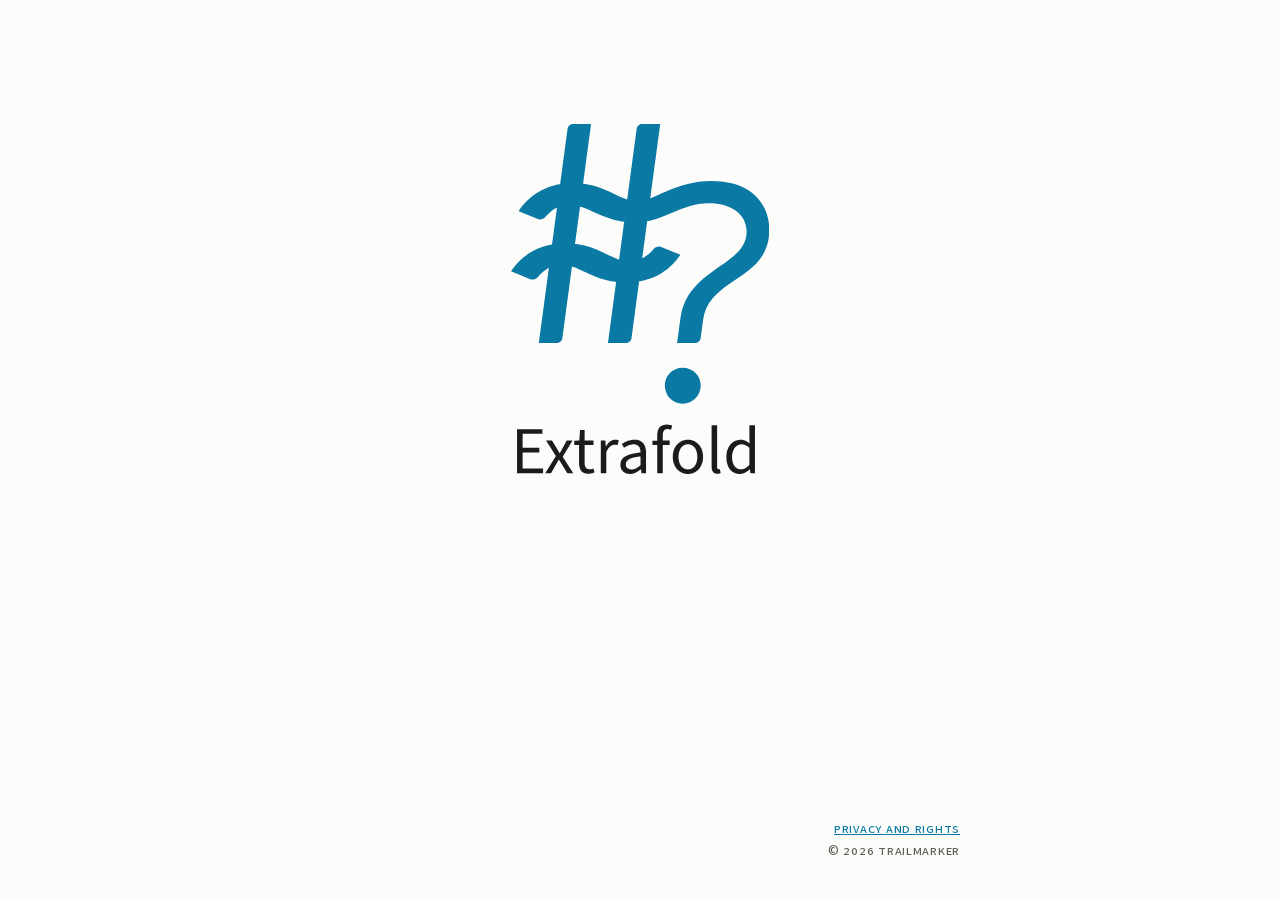
<file: index.html>
<!DOCTYPE html>
<html lang="en" data-astro-cid-e6xjdcgf
  ><head
    ><meta charset="utf-8" /><meta
      name="viewport"
      content="width=device-width,initial-scale=1" /><meta
      http-equiv="content-security-policy"
      content="object-src 'none';base-uri 'self';form-action 'self' https://buttondown.com;font-src 'self'; script-src 'self' 'sha256-xIb/Pa7FUshAu4ihwjchYcQpyCI8eS8kt40GpOAYCz8=' 'sha256-1BvDVWLr3QCC20uHhUDi27eDFVJpk1uMQJGIWKUks2I=' 'sha256-kmZE/W8I1iuTnl1b3yqzv9/DQZenPngd3NjSKMQl7y0=' 'sha256-Y8t0ntteBwH+PqGKUyjWW3CAk+BNJKSoQc0xZ68FjhM=' 'sha256-0O7iB6zr9x0r6X6eWYITC9V5q+yWCGAoFvcysBGbY9Q=' 'sha256-tQIkdAw2vqfQ1PjgUE4ML2A4pIV8SByQ1Seeehy6UIc=' 'sha256-4f86GpVBksx63uHEB4f15jGyhnVEOKjwqYxwnfDVOik='; style-src 'self' 'sha256-8SUWadJg3nAEbbtHPqvbS/d2al1RK+O8UDo5W0BfMz4=' 'sha256-xBMqILK9AYKYNHVEdAatCDpNzHJXgzBtjDoKB2HbM9k=' 'sha256-qSssYz2od1BBjdffzQ7P9/dqSMHE5eeKppXQHcxmhNk=' 'sha256-60XpnxUqooH6LcWLeiw8gy80JVDGI1ogDh8TQonoTXs=' 'sha256-vv9IoKo7BSLbWcUHr3tNmfNVmm5L/9Cfn2H6LMk7/ow=' 'sha256-47DEQpj8HBSa+/TImW+5JCeuQeRkm5NMpJWZG3hSuFU=' 'sha256-pl8Py6amUhZNFwhWNWZR/UtmP1bP6dBfwnFj8ny58jg='; style-src-attr 'unsafe-hashes' 'sha256-/jfG31dgGdlvxdBBbOP8l/k8vaajHDFq51TwsV6hjyE=';" /><title
      >Extrafold</title
    ><meta
      name="description"
      content="Extrafold is coming. Leave an address to hear when it opens." /><style>@layer reset, tokens, base, vendor, manner, layout, components, utilities;</style
    ><meta name="color-scheme" content="light dark" /><meta
      name="referrer"
      content="strict-origin-when-cross-origin" /><script
      async
      data-goatcounter="https://extrafold.goatcounter.com/count"
      src="/count.js"
      integrity="sha384-miwMgKUxyLRlaeGHXhptMu601tMmR1Kl5qk7AIR9Ntdl6SOKESHjymBr+8s3+L2R"
    ></script
    ><style>@font-face{font-family:"STIX Two Text-f1c8f98f4fae8cc1";src:url("/_astro/fonts/6ee15cbe55e399cb.woff2") format("woff2");font-display:optional;unicode-range:U+0000-00FF,U+0131,U+0152-0153,U+02BB-02BC,U+02C6,U+02DA,U+02DC,U+0304,U+0308,U+0329,U+2000-206F,U+20AC,U+2122,U+2191,U+2193,U+2212,U+2215,U+FEFF,U+FFFD;font-weight:400;font-style:normal;}@font-face{font-family:"STIX Two Text-f1c8f98f4fae8cc1";src:url("/_astro/fonts/23729565f575fbb1.woff2") format("woff2");font-display:optional;unicode-range:U+0100-02BA,U+02BD-02C5,U+02C7-02CC,U+02CE-02D7,U+02DD-02FF,U+0304,U+0308,U+0329,U+1D00-1DBF,U+1E00-1E9F,U+1EF2-1EFF,U+2020,U+20A0-20AB,U+20AD-20C0,U+2113,U+2C60-2C7F,U+A720-A7FF;font-weight:400;font-style:normal;}@font-face{font-family:"STIX Two Text-f1c8f98f4fae8cc1";src:url("/_astro/fonts/e4e333725d9ddd67.woff2") format("woff2");font-display:optional;unicode-range:U+0000-00FF,U+0131,U+0152-0153,U+02BB-02BC,U+02C6,U+02DA,U+02DC,U+0304,U+0308,U+0329,U+2000-206F,U+20AC,U+2122,U+2191,U+2193,U+2212,U+2215,U+FEFF,U+FFFD;font-weight:400;font-style:italic;}@font-face{font-family:"STIX Two Text-f1c8f98f4fae8cc1";src:url("/_astro/fonts/76fb8111eca4d2e1.woff2") format("woff2");font-display:optional;unicode-range:U+0100-02BA,U+02BD-02C5,U+02C7-02CC,U+02CE-02D7,U+02DD-02FF,U+0304,U+0308,U+0329,U+1D00-1DBF,U+1E00-1E9F,U+1EF2-1EFF,U+2020,U+20A0-20AB,U+20AD-20C0,U+2113,U+2C60-2C7F,U+A720-A7FF;font-weight:400;font-style:italic;}@font-face{font-family:"STIX Two Text-f1c8f98f4fae8cc1";src:url("/_astro/fonts/12d536de6496a63b.woff2") format("woff2");font-display:optional;unicode-range:U+0000-00FF,U+0131,U+0152-0153,U+02BB-02BC,U+02C6,U+02DA,U+02DC,U+0304,U+0308,U+0329,U+2000-206F,U+20AC,U+2122,U+2191,U+2193,U+2212,U+2215,U+FEFF,U+FFFD;font-weight:600;font-style:normal;}@font-face{font-family:"STIX Two Text-f1c8f98f4fae8cc1";src:url("/_astro/fonts/13b03ac78d28c95f.woff2") format("woff2");font-display:optional;unicode-range:U+0100-02BA,U+02BD-02C5,U+02C7-02CC,U+02CE-02D7,U+02DD-02FF,U+0304,U+0308,U+0329,U+1D00-1DBF,U+1E00-1E9F,U+1EF2-1EFF,U+2020,U+20A0-20AB,U+20AD-20C0,U+2113,U+2C60-2C7F,U+A720-A7FF;font-weight:600;font-style:normal;}@font-face{font-family:"STIX Two Text-f1c8f98f4fae8cc1";src:url("/_astro/fonts/6ede240b455ee155.woff2") format("woff2");font-display:optional;unicode-range:U+0000-00FF,U+0131,U+0152-0153,U+02BB-02BC,U+02C6,U+02DA,U+02DC,U+0304,U+0308,U+0329,U+2000-206F,U+20AC,U+2122,U+2191,U+2193,U+2212,U+2215,U+FEFF,U+FFFD;font-weight:600;font-style:italic;}@font-face{font-family:"STIX Two Text-f1c8f98f4fae8cc1";src:url("/_astro/fonts/8f495006fdfd858a.woff2") format("woff2");font-display:optional;unicode-range:U+0100-02BA,U+02BD-02C5,U+02C7-02CC,U+02CE-02D7,U+02DD-02FF,U+0304,U+0308,U+0329,U+1D00-1DBF,U+1E00-1E9F,U+1EF2-1EFF,U+2020,U+20A0-20AB,U+20AD-20C0,U+2113,U+2C60-2C7F,U+A720-A7FF;font-weight:600;font-style:italic;}@font-face{font-family:"STIX Two Text-f1c8f98f4fae8cc1";src:url("/_astro/fonts/e802f5fd0f55464a.woff2") format("woff2");font-display:optional;unicode-range:U+0000-00FF,U+0131,U+0152-0153,U+02BB-02BC,U+02C6,U+02DA,U+02DC,U+0304,U+0308,U+0329,U+2000-206F,U+20AC,U+2122,U+2191,U+2193,U+2212,U+2215,U+FEFF,U+FFFD;font-weight:700;font-style:normal;}@font-face{font-family:"STIX Two Text-f1c8f98f4fae8cc1";src:url("/_astro/fonts/03defbe5b1aab03b.woff2") format("woff2");font-display:optional;unicode-range:U+0100-02BA,U+02BD-02C5,U+02C7-02CC,U+02CE-02D7,U+02DD-02FF,U+0304,U+0308,U+0329,U+1D00-1DBF,U+1E00-1E9F,U+1EF2-1EFF,U+2020,U+20A0-20AB,U+20AD-20C0,U+2113,U+2C60-2C7F,U+A720-A7FF;font-weight:700;font-style:normal;}@font-face{font-family:"STIX Two Text-f1c8f98f4fae8cc1";src:url("/_astro/fonts/349120e099d4fdc2.woff2") format("woff2");font-display:optional;unicode-range:U+0000-00FF,U+0131,U+0152-0153,U+02BB-02BC,U+02C6,U+02DA,U+02DC,U+0304,U+0308,U+0329,U+2000-206F,U+20AC,U+2122,U+2191,U+2193,U+2212,U+2215,U+FEFF,U+FFFD;font-weight:700;font-style:italic;}@font-face{font-family:"STIX Two Text-f1c8f98f4fae8cc1";src:url("/_astro/fonts/aac7842bb0b6c4a2.woff2") format("woff2");font-display:optional;unicode-range:U+0100-02BA,U+02BD-02C5,U+02C7-02CC,U+02CE-02D7,U+02DD-02FF,U+0304,U+0308,U+0329,U+1D00-1DBF,U+1E00-1E9F,U+1EF2-1EFF,U+2020,U+20A0-20AB,U+20AD-20C0,U+2113,U+2C60-2C7F,U+A720-A7FF;font-weight:700;font-style:italic;}@font-face{font-family:"STIX Two Text-f1c8f98f4fae8cc1 fallback: Times New Roman";src:local("Times New Roman");font-display:swap;font-weight:400;font-style:normal;size-adjust:104.8615%;ascent-override:72.6673%;descent-override:22.6966%;line-gap-override:23.841%;}@font-face{font-family:"STIX Two Text-f1c8f98f4fae8cc1 fallback: Times New Roman";src:local("Times New Roman");font-display:swap;font-weight:400;font-style:normal;size-adjust:104.8615%;ascent-override:72.6673%;descent-override:22.6966%;line-gap-override:23.841%;}@font-face{font-family:"STIX Two Text-f1c8f98f4fae8cc1 fallback: Times New Roman";src:local("Times New Roman");font-display:swap;font-weight:400;font-style:italic;size-adjust:104.8615%;ascent-override:72.6673%;descent-override:22.6966%;line-gap-override:23.841%;}@font-face{font-family:"STIX Two Text-f1c8f98f4fae8cc1 fallback: Times New Roman";src:local("Times New Roman");font-display:swap;font-weight:400;font-style:italic;size-adjust:104.8615%;ascent-override:72.6673%;descent-override:22.6966%;line-gap-override:23.841%;}@font-face{font-family:"STIX Two Text-f1c8f98f4fae8cc1 fallback: Times New Roman";src:local("Times New Roman");font-display:swap;font-weight:600;font-style:normal;size-adjust:104.8615%;ascent-override:72.6673%;descent-override:22.6966%;line-gap-override:23.841%;}@font-face{font-family:"STIX Two Text-f1c8f98f4fae8cc1 fallback: Times New Roman";src:local("Times New Roman");font-display:swap;font-weight:600;font-style:normal;size-adjust:104.8615%;ascent-override:72.6673%;descent-override:22.6966%;line-gap-override:23.841%;}@font-face{font-family:"STIX Two Text-f1c8f98f4fae8cc1 fallback: Times New Roman";src:local("Times New Roman");font-display:swap;font-weight:600;font-style:italic;size-adjust:104.8615%;ascent-override:72.6673%;descent-override:22.6966%;line-gap-override:23.841%;}@font-face{font-family:"STIX Two Text-f1c8f98f4fae8cc1 fallback: Times New Roman";src:local("Times New Roman");font-display:swap;font-weight:600;font-style:italic;size-adjust:104.8615%;ascent-override:72.6673%;descent-override:22.6966%;line-gap-override:23.841%;}@font-face{font-family:"STIX Two Text-f1c8f98f4fae8cc1 fallback: Times New Roman Bold";src:local("Times New Roman Bold");font-display:swap;font-weight:700;font-style:normal;size-adjust:98.4704%;ascent-override:77.3836%;descent-override:24.1697%;line-gap-override:25.3883%;}@font-face{font-family:"STIX Two Text-f1c8f98f4fae8cc1 fallback: Times New Roman Bold";src:local("Times New Roman Bold");font-display:swap;font-weight:700;font-style:normal;size-adjust:98.4704%;ascent-override:77.3836%;descent-override:24.1697%;line-gap-override:25.3883%;}@font-face{font-family:"STIX Two Text-f1c8f98f4fae8cc1 fallback: Times New Roman Bold";src:local("Times New Roman Bold");font-display:swap;font-weight:700;font-style:italic;size-adjust:98.4704%;ascent-override:77.3836%;descent-override:24.1697%;line-gap-override:25.3883%;}@font-face{font-family:"STIX Two Text-f1c8f98f4fae8cc1 fallback: Times New Roman Bold";src:local("Times New Roman Bold");font-display:swap;font-weight:700;font-style:italic;size-adjust:98.4704%;ascent-override:77.3836%;descent-override:24.1697%;line-gap-override:25.3883%;}:root{--font-stix-two-text:"STIX Two Text-f1c8f98f4fae8cc1","STIX Two Text-f1c8f98f4fae8cc1 fallback: Times New Roman","STIX Two Text-f1c8f98f4fae8cc1 fallback: Times New Roman Bold","STIX Two","Times New Roman",serif;}</style
    ><link
      rel="preload"
      href="/_astro/fonts/6ee15cbe55e399cb.woff2"
      as="font"
      type="font/woff2"
      crossorigin /><style>@font-face{font-family:"Source Sans 3-df825b270a6c8dfc";src:url("/_astro/fonts/cb6b89414ae7bb91.woff2") format("woff2");font-display:optional;unicode-range:U+0000-00FF,U+0131,U+0152-0153,U+02BB-02BC,U+02C6,U+02DA,U+02DC,U+0304,U+0308,U+0329,U+2000-206F,U+20AC,U+2122,U+2191,U+2193,U+2212,U+2215,U+FEFF,U+FFFD;font-weight:400;font-style:normal;}@font-face{font-family:"Source Sans 3-df825b270a6c8dfc";src:url("/_astro/fonts/7e810681eedcc36c.woff2") format("woff2");font-display:optional;unicode-range:U+0100-02BA,U+02BD-02C5,U+02C7-02CC,U+02CE-02D7,U+02DD-02FF,U+0304,U+0308,U+0329,U+1D00-1DBF,U+1E00-1E9F,U+1EF2-1EFF,U+2020,U+20A0-20AB,U+20AD-20C0,U+2113,U+2C60-2C7F,U+A720-A7FF;font-weight:400;font-style:normal;}@font-face{font-family:"Source Sans 3-df825b270a6c8dfc";src:url("/_astro/fonts/831c037abd942b32.woff2") format("woff2");font-display:optional;unicode-range:U+0000-00FF,U+0131,U+0152-0153,U+02BB-02BC,U+02C6,U+02DA,U+02DC,U+0304,U+0308,U+0329,U+2000-206F,U+20AC,U+2122,U+2191,U+2193,U+2212,U+2215,U+FEFF,U+FFFD;font-weight:600;font-style:normal;}@font-face{font-family:"Source Sans 3-df825b270a6c8dfc";src:url("/_astro/fonts/0d5c03327aefb733.woff2") format("woff2");font-display:optional;unicode-range:U+0100-02BA,U+02BD-02C5,U+02C7-02CC,U+02CE-02D7,U+02DD-02FF,U+0304,U+0308,U+0329,U+1D00-1DBF,U+1E00-1E9F,U+1EF2-1EFF,U+2020,U+20A0-20AB,U+20AD-20C0,U+2113,U+2C60-2C7F,U+A720-A7FF;font-weight:600;font-style:normal;}@font-face{font-family:"Source Sans 3-df825b270a6c8dfc";src:url("/_astro/fonts/b96f9fe4f5d54e6d.woff2") format("woff2");font-display:optional;unicode-range:U+0000-00FF,U+0131,U+0152-0153,U+02BB-02BC,U+02C6,U+02DA,U+02DC,U+0304,U+0308,U+0329,U+2000-206F,U+20AC,U+2122,U+2191,U+2193,U+2212,U+2215,U+FEFF,U+FFFD;font-weight:700;font-style:normal;}@font-face{font-family:"Source Sans 3-df825b270a6c8dfc";src:url("/_astro/fonts/26309a1d2e39099c.woff2") format("woff2");font-display:optional;unicode-range:U+0100-02BA,U+02BD-02C5,U+02C7-02CC,U+02CE-02D7,U+02DD-02FF,U+0304,U+0308,U+0329,U+1D00-1DBF,U+1E00-1E9F,U+1EF2-1EFF,U+2020,U+20A0-20AB,U+20AD-20C0,U+2113,U+2C60-2C7F,U+A720-A7FF;font-weight:700;font-style:normal;}@font-face{font-family:"Source Sans 3-df825b270a6c8dfc fallback: Arial";src:local("Arial");font-display:swap;font-weight:400;font-style:normal;size-adjust:93.7639%;ascent-override:109.2105%;descent-override:42.6604%;line-gap-override:0%;}@font-face{font-family:"Source Sans 3-df825b270a6c8dfc fallback: Arial";src:local("Arial");font-display:swap;font-weight:400;font-style:normal;size-adjust:93.7639%;ascent-override:109.2105%;descent-override:42.6604%;line-gap-override:0%;}@font-face{font-family:"Source Sans 3-df825b270a6c8dfc fallback: Arial";src:local("Arial");font-display:swap;font-weight:600;font-style:normal;size-adjust:93.7639%;ascent-override:109.2105%;descent-override:42.6604%;line-gap-override:0%;}@font-face{font-family:"Source Sans 3-df825b270a6c8dfc fallback: Arial";src:local("Arial");font-display:swap;font-weight:600;font-style:normal;size-adjust:93.7639%;ascent-override:109.2105%;descent-override:42.6604%;line-gap-override:0%;}@font-face{font-family:"Source Sans 3-df825b270a6c8dfc fallback: Arial Bold";src:local("Arial Bold");font-display:swap;font-weight:700;font-style:normal;size-adjust:87.0869%;ascent-override:117.5837%;descent-override:45.9311%;line-gap-override:0%;}@font-face{font-family:"Source Sans 3-df825b270a6c8dfc fallback: Arial Bold";src:local("Arial Bold");font-display:swap;font-weight:700;font-style:normal;size-adjust:87.0869%;ascent-override:117.5837%;descent-override:45.9311%;line-gap-override:0%;}:root{--font-source-sans-3:"Source Sans 3-df825b270a6c8dfc","Source Sans 3-df825b270a6c8dfc fallback: Arial","Source Sans 3-df825b270a6c8dfc fallback: Arial Bold","Source Sans Pro",sans-serif;}</style
    ><link
      rel="preload"
      href="/_astro/fonts/cb6b89414ae7bb91.woff2"
      as="font"
      type="font/woff2"
      crossorigin /><link
      rel="preload"
      href="/_astro/fonts/831c037abd942b32.woff2"
      as="font"
      type="font/woff2"
      crossorigin /><style>@font-face{font-family:"Source Sans 3 Caps-27e8e1304c143d3d";src:url("/_astro/fonts/adac0d18be82679c.woff2") format("woff2");font-display:optional;font-weight:400;font-style:normal;}@font-face{font-family:"Source Sans 3 Caps-27e8e1304c143d3d fallback: Arial";src:local("Arial");font-display:swap;font-weight:400;font-style:normal;size-adjust:93.7639%;ascent-override:106.6509%;descent-override:34.7682%;line-gap-override:0%;}:root{--font-source-sans-3-caps:"Source Sans 3 Caps-27e8e1304c143d3d","Source Sans 3 Caps-27e8e1304c143d3d fallback: Arial","Source Sans 3",sans-serif;}</style
    ><link
      rel="preload"
      href="/_astro/fonts/adac0d18be82679c.woff2"
      as="font"
      type="font/woff2"
      crossorigin /><style>@font-face{font-family:"Fira Code-6c85d0ee21baa825";src:url("/_astro/fonts/5c5a83d21a21110d.woff2") format("woff2");font-display:optional;unicode-range:U+0000-00FF,U+0131,U+0152-0153,U+02BB-02BC,U+02C6,U+02DA,U+02DC,U+0304,U+0308,U+0329,U+2000-206F,U+20AC,U+2122,U+2191,U+2193,U+2212,U+2215,U+FEFF,U+FFFD;font-weight:400;font-style:normal;}@font-face{font-family:"Fira Code-6c85d0ee21baa825";src:url("/_astro/fonts/86c3cb532b12b743.woff2") format("woff2");font-display:optional;unicode-range:U+0100-02BA,U+02BD-02C5,U+02C7-02CC,U+02CE-02D7,U+02DD-02FF,U+0304,U+0308,U+0329,U+1D00-1DBF,U+1E00-1E9F,U+1EF2-1EFF,U+2020,U+20A0-20AB,U+20AD-20C0,U+2113,U+2C60-2C7F,U+A720-A7FF;font-weight:400;font-style:normal;}@font-face{font-family:"Fira Code-6c85d0ee21baa825";src:url("/_astro/fonts/018a068c05ade61b.woff2") format("woff2");font-display:optional;unicode-range:U+0000-00FF,U+0131,U+0152-0153,U+02BB-02BC,U+02C6,U+02DA,U+02DC,U+0304,U+0308,U+0329,U+2000-206F,U+20AC,U+2122,U+2191,U+2193,U+2212,U+2215,U+FEFF,U+FFFD;font-weight:600;font-style:normal;}@font-face{font-family:"Fira Code-6c85d0ee21baa825";src:url("/_astro/fonts/e8b71ce46e070eeb.woff2") format("woff2");font-display:optional;unicode-range:U+0100-02BA,U+02BD-02C5,U+02C7-02CC,U+02CE-02D7,U+02DD-02FF,U+0304,U+0308,U+0329,U+1D00-1DBF,U+1E00-1E9F,U+1EF2-1EFF,U+2020,U+20A0-20AB,U+20AD-20C0,U+2113,U+2C60-2C7F,U+A720-A7FF;font-weight:600;font-style:normal;}@font-face{font-family:"Fira Code-6c85d0ee21baa825";src:url("/_astro/fonts/ffe908bcddf68799.woff2") format("woff2");font-display:optional;unicode-range:U+0000-00FF,U+0131,U+0152-0153,U+02BB-02BC,U+02C6,U+02DA,U+02DC,U+0304,U+0308,U+0329,U+2000-206F,U+20AC,U+2122,U+2191,U+2193,U+2212,U+2215,U+FEFF,U+FFFD;font-weight:700;font-style:normal;}@font-face{font-family:"Fira Code-6c85d0ee21baa825";src:url("/_astro/fonts/91ef1dbb94756f3a.woff2") format("woff2");font-display:optional;unicode-range:U+0100-02BA,U+02BD-02C5,U+02C7-02CC,U+02CE-02D7,U+02DD-02FF,U+0304,U+0308,U+0329,U+1D00-1DBF,U+1E00-1E9F,U+1EF2-1EFF,U+2020,U+20A0-20AB,U+20AD-20C0,U+2113,U+2C60-2C7F,U+A720-A7FF;font-weight:700;font-style:normal;}@font-face{font-family:"Fira Code-6c85d0ee21baa825 fallback: Courier New";src:local("Courier New");font-display:swap;font-weight:400;font-style:normal;size-adjust:99.9837%;ascent-override:99.0161%;descent-override:32.2052%;}@font-face{font-family:"Fira Code-6c85d0ee21baa825 fallback: Courier New";src:local("Courier New");font-display:swap;font-weight:400;font-style:normal;size-adjust:99.9837%;ascent-override:99.0161%;descent-override:32.2052%;}@font-face{font-family:"Fira Code-6c85d0ee21baa825 fallback: Courier New";src:local("Courier New");font-display:swap;font-weight:600;font-style:normal;size-adjust:99.9837%;ascent-override:99.0161%;descent-override:32.2052%;}@font-face{font-family:"Fira Code-6c85d0ee21baa825 fallback: Courier New";src:local("Courier New");font-display:swap;font-weight:600;font-style:normal;size-adjust:99.9837%;ascent-override:99.0161%;descent-override:32.2052%;}@font-face{font-family:"Fira Code-6c85d0ee21baa825 fallback: Courier New";src:local("Courier New");font-display:swap;font-weight:700;font-style:normal;size-adjust:99.9837%;ascent-override:99.0161%;descent-override:32.2052%;}@font-face{font-family:"Fira Code-6c85d0ee21baa825 fallback: Courier New";src:local("Courier New");font-display:swap;font-weight:700;font-style:normal;size-adjust:99.9837%;ascent-override:99.0161%;descent-override:32.2052%;}:root{--font-fira-code:"Fira Code-6c85d0ee21baa825","Fira Code-6c85d0ee21baa825 fallback: Courier New",ui-monospace,Menlo,Consolas,monospace;}</style
    ><link rel="icon" href="/favicon.ico" sizes="32x32" /><link
      rel="icon"
      href="/icon.svg"
      type="image/svg+xml" /><link rel="apple-touch-icon" href="/apple-touch-icon.png" /><link
      rel="manifest"
      href="/site.webmanifest" /><link rel="canonical" href="https://extrafold.app/" /><link
      rel="sitemap"
      href="/sitemap-index.xml" /><meta name="tdm-reservation" content="1" /><meta
      name="robots"
      content="noai, noimageai" /><meta name="generator" content="Astro v7.3.8" /><meta
      property="og:type"
      content="website" /><meta property="og:url" content="https://extrafold.app/" /><meta
      property="og:title"
      content="Extrafold" /><meta
      property="og:description"
      content="Extrafold is coming. Leave an address to hear when it opens." /><meta
      property="og:image"
      content="https://extrafold.app/og/index.png" /><meta
      property="og:image:width"
      content="1200" /><meta property="og:image:height" content="630" /><meta
      property="og:image:alt"
      content="Extrafold, beside the Extrafold mark" /><meta
      name="twitter:card"
      content="summary_large_image" /><meta
      name="twitter:image:alt"
      content="Extrafold, beside the Extrafold mark" /><link
      rel="stylesheet"
      href="/_astro/index.BP5auQ-E.css" /><link
      rel="stylesheet"
      href="/_astro/Shell.9HlVswJK.css" /></head
  ><body data-astro-cid-e6xjdcgf
    ><a class="skip-link" href="#main" data-astro-cid-e6xjdcgf>Skip to content</a
    ><div class="sheet" data-astro-cid-e6xjdcgf
      ><main
        data-max="measure"
        data-gutters="md"
        id="main"
        data-astro-cid-e6xjdcgf="true"
        class="center page"
        ><div class="home" data-astro-cid-lcdefpme
          ><h1 style="--lockup-tall: 1.3487" data-astro-cid-lcdefpme
            ><span class="sigil" aria-hidden="true" data-astro-cid-lcdefpme
              ><svg xmlns="http://www.w3.org/2000/svg" viewBox="44.3 -1374 1621.5 1755.9">
                <path
                  fill="currentColor"
                  d="M218.8 0L332.6 0C349.1 0 364.4 -13.4 366.6 -29.7L546.9 -1374L433.4 -1374C416.9 -1374 401.6 -1360.6 399.4 -1344.3L218.8 0ZM652.8 0L766.6 0C783.1 0 798.4 -13.4 800.6 -29.7L980.9 -1374L867.1 -1374C850.6 -1374 835.3 -1360.6 833.1 -1344.3L652.8 0ZM816.9 -756.1C1009.1 -756.1 1103.9 -876.4 1286.9 -876.4C1420.1 -876.4 1523.2 -812.7 1523.2 -698.3C1523.2 -480.6 1150.3 -472.7 1107.3 -152.3L1086.8 0L1200.7 0C1217.2 0 1232.5 -13.4 1234.7 -29.7L1249.8 -142.3C1286.6 -416.3 1665.7 -389.6 1665.7 -708.6C1665.7 -866.1 1561 -1016.7 1303.5 -1016.7C1069.9 -1016.7 943.5 -888.9 832 -888.9C725.1 -888.9 635 -1003 430.6 -1003C248.2 -1003 143 -903.6 92.1 -827L213.3 -777.4C228.6 -771.2 249.1 -777 259.8 -789.5C297.6 -833.7 343.7 -867.2 415.5 -867.2C522.5 -867.2 627.4 -756.1 816.9 -756.1ZM44.3 -449.2L165.4 -399.8C180.7 -393.6 201.2 -399.5 211.8 -412.1C249.6 -457 295.7 -490.7 367.7 -490.7C474.7 -490.7 564.7 -378.6 769.1 -378.6C954.5 -378.6 1056.7 -475.8 1107.6 -552.6L986.4 -602C971.1 -608.2 950.6 -602.3 939.9 -589.8C902.1 -545.4 856.1 -511.8 784.2 -511.8C677.2 -511.8 587.2 -625.2 382.8 -625.2C200.4 -625.2 95.1 -526.7 44.3 -449.2ZM1009.9 268.2C1009.9 331.3 1058.3 381.9 1121.2 381.9C1186.4 381.9 1235.1 331.1 1235.1 268.2C1235.1 206.9 1186.4 156.7 1121.2 156.7C1058.3 156.7 1009.9 206.9 1009.9 268.2Z"
                />
              </svg> </span
            ><span class="name" aria-hidden="true" data-astro-cid-lcdefpme
              ><svg xmlns="http://www.w3.org/2000/svg" class="ink" viewBox="0 0 583.18 155">
                <g fill="currentColor" transform="translate(0 120) scale(0.151515)">
                  <path
                    transform="translate(0 0)"
                    d="M90 0l0-656 378 0 0 70-295 0 0 206 249 0 0 71-249 0 0 238 305 0 0 71z"
                  />
                  <path
                    transform="translate(496 0)"
                    d="M14 0l159-254-147-232 89 0 65 107 4 8 5 7 5 8 5 8 5 9 4 8 5 8 5 8 5 9 5 8 4 0 4-8 5-9 4-8 5-8 4-8 4-9 5-8 4-8 5-7 4-8 59-107 86 0-147 241 158 245-89 0-71-113-5-9-5-9-6-8-5-9-5-9-6-9-5-8-6-9-5-9-5-8-4 0-5 8-5 9-5 8-5 9-5 9-5 8-5 9-4 9-5 9-5 9-66 113z"
                  />
                  <path
                    transform="translate(918 0)"
                    d="M235 9l-19-1-17-2-15-3-14-5-13-7-12-7-10-9-8-11-7-12-7-12-5-14-4-14-4-15-2-16-2-16 0-18 0-266-72 0 0-62 76-5 10-156 69 0 0 156 132 0 0 67-132 0 0 267 0 14 2 13 2 12 3 11 4 10 6 9 6 8 7 6 9 5 11 3 12 2 13 1 7 0 6-1 7 0 7-1 7-2 7-2 7-3 7-3 18 58-8 3-8 4-9 3-9 2-9 3-10 2-9 2-10 1-10 1z"
                  />
                  <path
                    transform="translate(1256 0)"
                    d="M82 0l0-486 68 0 7 88 3 0 7-13 8-12 8-11 8-10 9-10 10-9 10-8 10-7 11-6 11-5 11-4 11-3 12-1 12-1 8 0 7 1 7 0 6 1 6 1 6 2 6 2 6 3-18 70-7-2-7-1-6-1-6-1-5-1-7 0-7 0-10 1-11 2-11 3-10 5-11 6-11 8-10 8-9 9-9 11-8 13-8 14-8 15-7 17 0 312z"
                  />
                  <path
                    transform="translate(1579 0)"
                    d="M194 12l-13 0-13-2-12-2-12-3-11-4-11-5-11-6-10-7-9-7-8-9-7-9-7-9-6-11-5-11-3-12-3-13-1-14-1-14 1-18 3-16 4-16 6-15 8-14 10-13 12-11 13-11 15-10 14-7 15-7 17-7 17-6 20-6 21-5 22-5 23-5 25-4 26-4 28-3-1-12-1-12-2-11-2-12-3-11-4-11-5-10-7-9-7-8-8-7-8-5-9-4-9-4-11-2-11-2-13 0-14 0-13 2-14 2-13 3-13 4-12 5-12 5-12 5-11 6-11 6-10 6-10 6-32-56 9-6 10-6 10-6 11-6 12-5 10-5 11-5 10-4 11-4 11-3 12-3 12-3 12-3 12-2 12-1 13-1 13 0 16 0 16 2 15 3 13 3 13 5 12 5 12 7 10 7 9 8 9 9 8 10 7 11 6 12 6 12 4 13 4 14 3 15 3 15 2 15 1 17 0 17 0 298-68 0-7-58-3 0-10 8-10 8-11 7-11 7-11 7-11 6-11 7-12 5-11 5-12 3-13 3-12 2-13 2zM217-56l12 0 12-2 11-2 11-3 11-4 11-5 10-6 11-6 11-8 11-8 11-9 12-10 0-131-20 3-19 2-18 3-16 3-16 4-15 3-13 4-12 4-16 5-13 6-12 6-11 7-9 7-8 7-6 8-6 8-4 9-3 10-1 10-1 10 1 13 2 11 3 10 5 9 6 8 8 7 9 5 9 4 10 4 10 2 11 2z"
                  />
                  <path
                    transform="translate(2083 0)"
                    d="M96 0l0-563 0-14 1-13 2-13 2-12 3-12 3-11 4-10 5-12 7-11 7-10 8-9 9-8 11-6 10-6 12-5 13-4 14-3 15-1 16-1 9 0 9 1 8 1 9 1 9 2 8 1 8 3 7 2 7 2 7 3-18 60-11-3-12-3-11-2-10-1-11 0-11 1-10 2-9 3-8 4-7 6-6 8-5 8-4 10-4 11-2 12-2 14 0 15 0 563zM24-419l0-62 76-5 181 0 0 67z"
                  />
                  <path
                    transform="translate(2365 0)"
                    d="M271 12l-15 0-14-2-14-2-14-3-14-5-13-5-14-6-12-7-13-8-12-9-11-9-11-11-10-11-9-12-9-13-8-14-8-15-6-15-6-16-4-17-4-17-2-18-2-19 0-20 0-20 2-19 2-19 4-18 4-17 6-16 6-15 8-15 8-14 9-13 9-12 10-11 11-11 11-9 12-9 13-8 12-7 14-6 13-5 14-4 14-4 14-2 14-2 15 0 15 0 14 2 15 2 14 4 13 4 14 5 13 6 13 7 12 8 12 9 12 9 10 11 10 11 10 12 8 13 9 14 7 15 6 15 6 16 4 17 4 18 2 19 2 19 0 20 0 20-2 19-2 18-4 17-4 17-6 16-6 15-7 15-9 14-8 13-10 12-10 11-10 11-12 9-12 9-12 8-13 7-13 6-14 5-13 5-14 3-15 2-14 2zM271-56l14-1 13-2 13-3 12-4 11-6 11-7 10-9 10-9 8-11 8-11 7-13 6-13 5-12 3-13 3-13 3-14 2-15 1-15 0-15 0-16-1-15-2-15-3-14-3-13-3-13-5-12-6-14-7-13-8-11-8-11-10-9-10-8-11-8-11-6-12-4-13-3-13-2-14-1-14 1-13 2-12 3-12 4-12 6-10 8-11 8-9 9-8 11-8 11-7 13-6 14-5 12-4 13-3 13-3 14-2 15-1 15 0 16 0 15 1 15 2 15 3 14 3 13 4 13 5 12 6 13 7 13 8 11 8 11 9 9 11 9 10 7 12 6 12 4 12 3 13 2z"
                  />
                  <path
                    transform="translate(2907 0)"
                    d="M169 9l-12 0-11-2-10-2-9-4-8-4-7-6-7-6-5-8-5-8-4-9-3-9-2-9-2-10-1-10-1-11 0-11 0-612 82 0 0 618 0 9 2 8 2 6 3 5 5 4 6 2 6 1 4 0 4 0 2-1 3 0 4-1 12 62-6 2-7 2-7 2-7 1-6 0-7 1z"
                  />
                  <path
                    transform="translate(3162 0)"
                    d="M248 12l-20-1-19-2-18-4-17-6-17-8-15-9-14-10-14-13-12-13-11-14-9-15-8-16-7-17-6-19-5-19-4-20-3-22-1-22-1-24 0-19 2-19 2-18 3-18 5-16 5-16 6-16 7-14 7-14 8-14 9-12 10-11 10-11 10-10 11-9 12-8 14-8 14-7 15-6 14-4 16-3 15-2 16-1 14 0 13 2 13 2 12 2 11 4 11 5 10 5 10 6 10 6 11 7 10 8 11 9-4-83 0-187 83 0 0 712-68 0-7-57-3 0-10 9-10 9-10 8-12 8-12 7-12 8-13 6-13 5-13 4-14 3-14 1zM266-57l11 0 11-2 11-2 11-4 10-4 10-5 10-6 10-7 10-8 10-9 10-9 10-11 0-254-10-9-10-8-10-7-10-6-9-5-10-4-10-4-9-3-10-2-10-2-10-1-10 0-13 1-12 2-12 3-12 4-11 6-10 8-11 8-9 9-9 11-8 11-7 12-7 14-5 12-4 12-4 14-3 14-1 14-2 15 0 16 1 21 1 20 3 19 4 18 5 16 6 15 7 15 8 13 9 11 10 10 11 9 12 7 13 5 14 4 14 2z"
                  />
                </g></svg></span
            ><span class="sr-only" data-astro-cid-lcdefpme>Extrafold</span></h1
          ></div
        ></main
      ></div
    ><footer class="margin" data-astro-cid-pxwtrywu
      ><div data-space="xs" data-astro-cid-pxwtrywu="true" class="stack note type-label-caps"
        ><p data-astro-cid-pxwtrywu
          ><a href="/privacy/" data-astro-cid-pxwtrywu>Privacy and rights</a></p
        ><p data-astro-cid-pxwtrywu>© 2026 Trailmarker</p></div
      ></footer
    ></body
  ></html
>
</file>
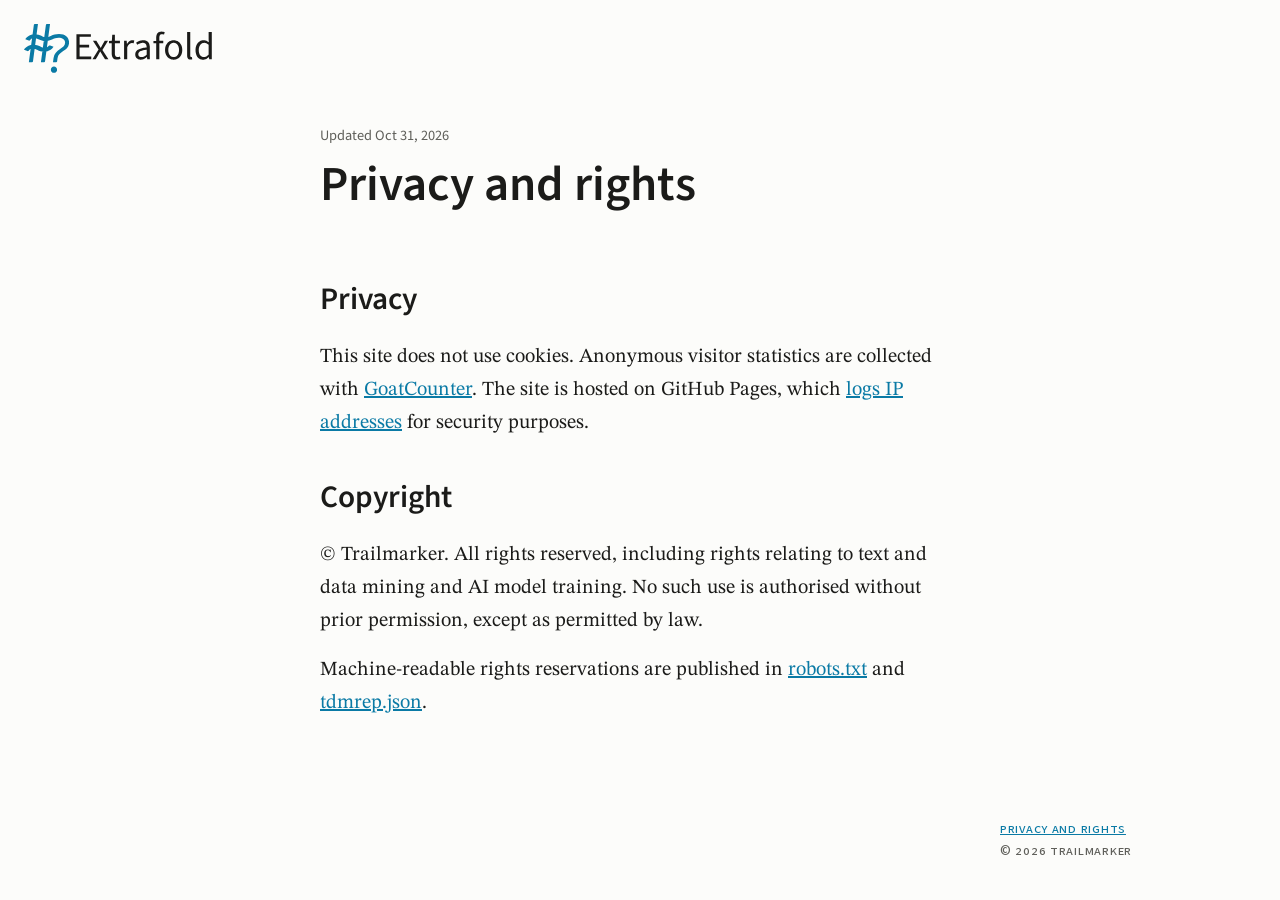
<file: privacy/index.html>
<!DOCTYPE html>
<html lang="en" data-astro-cid-e6xjdcgf
  ><head
    ><meta charset="utf-8" /><meta
      name="viewport"
      content="width=device-width,initial-scale=1" /><meta
      http-equiv="content-security-policy"
      content="object-src 'none';base-uri 'self';form-action 'self' https://buttondown.com;font-src 'self'; script-src 'self' 'sha256-xIb/Pa7FUshAu4ihwjchYcQpyCI8eS8kt40GpOAYCz8=' 'sha256-1BvDVWLr3QCC20uHhUDi27eDFVJpk1uMQJGIWKUks2I=' 'sha256-kmZE/W8I1iuTnl1b3yqzv9/DQZenPngd3NjSKMQl7y0=' 'sha256-Y8t0ntteBwH+PqGKUyjWW3CAk+BNJKSoQc0xZ68FjhM=' 'sha256-0O7iB6zr9x0r6X6eWYITC9V5q+yWCGAoFvcysBGbY9Q=' 'sha256-tQIkdAw2vqfQ1PjgUE4ML2A4pIV8SByQ1Seeehy6UIc=' 'sha256-4f86GpVBksx63uHEB4f15jGyhnVEOKjwqYxwnfDVOik='; style-src 'self' 'sha256-8SUWadJg3nAEbbtHPqvbS/d2al1RK+O8UDo5W0BfMz4=' 'sha256-xBMqILK9AYKYNHVEdAatCDpNzHJXgzBtjDoKB2HbM9k=' 'sha256-qSssYz2od1BBjdffzQ7P9/dqSMHE5eeKppXQHcxmhNk=' 'sha256-60XpnxUqooH6LcWLeiw8gy80JVDGI1ogDh8TQonoTXs=' 'sha256-vv9IoKo7BSLbWcUHr3tNmfNVmm5L/9Cfn2H6LMk7/ow=' 'sha256-47DEQpj8HBSa+/TImW+5JCeuQeRkm5NMpJWZG3hSuFU=' 'sha256-pl8Py6amUhZNFwhWNWZR/UtmP1bP6dBfwnFj8ny58jg=';" /><title
      >Privacy and rights</title
    ><meta
      name="description"
      content="What extrafold.app collects, and the rights Trailmarker reserves" /><style>@layer reset, tokens, base, vendor, manner, layout, components, utilities;</style
    ><meta name="color-scheme" content="light dark" /><meta
      name="referrer"
      content="strict-origin-when-cross-origin" /><script
      async
      data-goatcounter="https://extrafold.goatcounter.com/count"
      src="/count.js"
      integrity="sha384-miwMgKUxyLRlaeGHXhptMu601tMmR1Kl5qk7AIR9Ntdl6SOKESHjymBr+8s3+L2R"
    ></script
    ><style>@font-face{font-family:"STIX Two Text-f1c8f98f4fae8cc1";src:url("/_astro/fonts/6ee15cbe55e399cb.woff2") format("woff2");font-display:optional;unicode-range:U+0000-00FF,U+0131,U+0152-0153,U+02BB-02BC,U+02C6,U+02DA,U+02DC,U+0304,U+0308,U+0329,U+2000-206F,U+20AC,U+2122,U+2191,U+2193,U+2212,U+2215,U+FEFF,U+FFFD;font-weight:400;font-style:normal;}@font-face{font-family:"STIX Two Text-f1c8f98f4fae8cc1";src:url("/_astro/fonts/23729565f575fbb1.woff2") format("woff2");font-display:optional;unicode-range:U+0100-02BA,U+02BD-02C5,U+02C7-02CC,U+02CE-02D7,U+02DD-02FF,U+0304,U+0308,U+0329,U+1D00-1DBF,U+1E00-1E9F,U+1EF2-1EFF,U+2020,U+20A0-20AB,U+20AD-20C0,U+2113,U+2C60-2C7F,U+A720-A7FF;font-weight:400;font-style:normal;}@font-face{font-family:"STIX Two Text-f1c8f98f4fae8cc1";src:url("/_astro/fonts/e4e333725d9ddd67.woff2") format("woff2");font-display:optional;unicode-range:U+0000-00FF,U+0131,U+0152-0153,U+02BB-02BC,U+02C6,U+02DA,U+02DC,U+0304,U+0308,U+0329,U+2000-206F,U+20AC,U+2122,U+2191,U+2193,U+2212,U+2215,U+FEFF,U+FFFD;font-weight:400;font-style:italic;}@font-face{font-family:"STIX Two Text-f1c8f98f4fae8cc1";src:url("/_astro/fonts/76fb8111eca4d2e1.woff2") format("woff2");font-display:optional;unicode-range:U+0100-02BA,U+02BD-02C5,U+02C7-02CC,U+02CE-02D7,U+02DD-02FF,U+0304,U+0308,U+0329,U+1D00-1DBF,U+1E00-1E9F,U+1EF2-1EFF,U+2020,U+20A0-20AB,U+20AD-20C0,U+2113,U+2C60-2C7F,U+A720-A7FF;font-weight:400;font-style:italic;}@font-face{font-family:"STIX Two Text-f1c8f98f4fae8cc1";src:url("/_astro/fonts/12d536de6496a63b.woff2") format("woff2");font-display:optional;unicode-range:U+0000-00FF,U+0131,U+0152-0153,U+02BB-02BC,U+02C6,U+02DA,U+02DC,U+0304,U+0308,U+0329,U+2000-206F,U+20AC,U+2122,U+2191,U+2193,U+2212,U+2215,U+FEFF,U+FFFD;font-weight:600;font-style:normal;}@font-face{font-family:"STIX Two Text-f1c8f98f4fae8cc1";src:url("/_astro/fonts/13b03ac78d28c95f.woff2") format("woff2");font-display:optional;unicode-range:U+0100-02BA,U+02BD-02C5,U+02C7-02CC,U+02CE-02D7,U+02DD-02FF,U+0304,U+0308,U+0329,U+1D00-1DBF,U+1E00-1E9F,U+1EF2-1EFF,U+2020,U+20A0-20AB,U+20AD-20C0,U+2113,U+2C60-2C7F,U+A720-A7FF;font-weight:600;font-style:normal;}@font-face{font-family:"STIX Two Text-f1c8f98f4fae8cc1";src:url("/_astro/fonts/6ede240b455ee155.woff2") format("woff2");font-display:optional;unicode-range:U+0000-00FF,U+0131,U+0152-0153,U+02BB-02BC,U+02C6,U+02DA,U+02DC,U+0304,U+0308,U+0329,U+2000-206F,U+20AC,U+2122,U+2191,U+2193,U+2212,U+2215,U+FEFF,U+FFFD;font-weight:600;font-style:italic;}@font-face{font-family:"STIX Two Text-f1c8f98f4fae8cc1";src:url("/_astro/fonts/8f495006fdfd858a.woff2") format("woff2");font-display:optional;unicode-range:U+0100-02BA,U+02BD-02C5,U+02C7-02CC,U+02CE-02D7,U+02DD-02FF,U+0304,U+0308,U+0329,U+1D00-1DBF,U+1E00-1E9F,U+1EF2-1EFF,U+2020,U+20A0-20AB,U+20AD-20C0,U+2113,U+2C60-2C7F,U+A720-A7FF;font-weight:600;font-style:italic;}@font-face{font-family:"STIX Two Text-f1c8f98f4fae8cc1";src:url("/_astro/fonts/e802f5fd0f55464a.woff2") format("woff2");font-display:optional;unicode-range:U+0000-00FF,U+0131,U+0152-0153,U+02BB-02BC,U+02C6,U+02DA,U+02DC,U+0304,U+0308,U+0329,U+2000-206F,U+20AC,U+2122,U+2191,U+2193,U+2212,U+2215,U+FEFF,U+FFFD;font-weight:700;font-style:normal;}@font-face{font-family:"STIX Two Text-f1c8f98f4fae8cc1";src:url("/_astro/fonts/03defbe5b1aab03b.woff2") format("woff2");font-display:optional;unicode-range:U+0100-02BA,U+02BD-02C5,U+02C7-02CC,U+02CE-02D7,U+02DD-02FF,U+0304,U+0308,U+0329,U+1D00-1DBF,U+1E00-1E9F,U+1EF2-1EFF,U+2020,U+20A0-20AB,U+20AD-20C0,U+2113,U+2C60-2C7F,U+A720-A7FF;font-weight:700;font-style:normal;}@font-face{font-family:"STIX Two Text-f1c8f98f4fae8cc1";src:url("/_astro/fonts/349120e099d4fdc2.woff2") format("woff2");font-display:optional;unicode-range:U+0000-00FF,U+0131,U+0152-0153,U+02BB-02BC,U+02C6,U+02DA,U+02DC,U+0304,U+0308,U+0329,U+2000-206F,U+20AC,U+2122,U+2191,U+2193,U+2212,U+2215,U+FEFF,U+FFFD;font-weight:700;font-style:italic;}@font-face{font-family:"STIX Two Text-f1c8f98f4fae8cc1";src:url("/_astro/fonts/aac7842bb0b6c4a2.woff2") format("woff2");font-display:optional;unicode-range:U+0100-02BA,U+02BD-02C5,U+02C7-02CC,U+02CE-02D7,U+02DD-02FF,U+0304,U+0308,U+0329,U+1D00-1DBF,U+1E00-1E9F,U+1EF2-1EFF,U+2020,U+20A0-20AB,U+20AD-20C0,U+2113,U+2C60-2C7F,U+A720-A7FF;font-weight:700;font-style:italic;}@font-face{font-family:"STIX Two Text-f1c8f98f4fae8cc1 fallback: Times New Roman";src:local("Times New Roman");font-display:swap;font-weight:400;font-style:normal;size-adjust:104.8615%;ascent-override:72.6673%;descent-override:22.6966%;line-gap-override:23.841%;}@font-face{font-family:"STIX Two Text-f1c8f98f4fae8cc1 fallback: Times New Roman";src:local("Times New Roman");font-display:swap;font-weight:400;font-style:normal;size-adjust:104.8615%;ascent-override:72.6673%;descent-override:22.6966%;line-gap-override:23.841%;}@font-face{font-family:"STIX Two Text-f1c8f98f4fae8cc1 fallback: Times New Roman";src:local("Times New Roman");font-display:swap;font-weight:400;font-style:italic;size-adjust:104.8615%;ascent-override:72.6673%;descent-override:22.6966%;line-gap-override:23.841%;}@font-face{font-family:"STIX Two Text-f1c8f98f4fae8cc1 fallback: Times New Roman";src:local("Times New Roman");font-display:swap;font-weight:400;font-style:italic;size-adjust:104.8615%;ascent-override:72.6673%;descent-override:22.6966%;line-gap-override:23.841%;}@font-face{font-family:"STIX Two Text-f1c8f98f4fae8cc1 fallback: Times New Roman";src:local("Times New Roman");font-display:swap;font-weight:600;font-style:normal;size-adjust:104.8615%;ascent-override:72.6673%;descent-override:22.6966%;line-gap-override:23.841%;}@font-face{font-family:"STIX Two Text-f1c8f98f4fae8cc1 fallback: Times New Roman";src:local("Times New Roman");font-display:swap;font-weight:600;font-style:normal;size-adjust:104.8615%;ascent-override:72.6673%;descent-override:22.6966%;line-gap-override:23.841%;}@font-face{font-family:"STIX Two Text-f1c8f98f4fae8cc1 fallback: Times New Roman";src:local("Times New Roman");font-display:swap;font-weight:600;font-style:italic;size-adjust:104.8615%;ascent-override:72.6673%;descent-override:22.6966%;line-gap-override:23.841%;}@font-face{font-family:"STIX Two Text-f1c8f98f4fae8cc1 fallback: Times New Roman";src:local("Times New Roman");font-display:swap;font-weight:600;font-style:italic;size-adjust:104.8615%;ascent-override:72.6673%;descent-override:22.6966%;line-gap-override:23.841%;}@font-face{font-family:"STIX Two Text-f1c8f98f4fae8cc1 fallback: Times New Roman Bold";src:local("Times New Roman Bold");font-display:swap;font-weight:700;font-style:normal;size-adjust:98.4704%;ascent-override:77.3836%;descent-override:24.1697%;line-gap-override:25.3883%;}@font-face{font-family:"STIX Two Text-f1c8f98f4fae8cc1 fallback: Times New Roman Bold";src:local("Times New Roman Bold");font-display:swap;font-weight:700;font-style:normal;size-adjust:98.4704%;ascent-override:77.3836%;descent-override:24.1697%;line-gap-override:25.3883%;}@font-face{font-family:"STIX Two Text-f1c8f98f4fae8cc1 fallback: Times New Roman Bold";src:local("Times New Roman Bold");font-display:swap;font-weight:700;font-style:italic;size-adjust:98.4704%;ascent-override:77.3836%;descent-override:24.1697%;line-gap-override:25.3883%;}@font-face{font-family:"STIX Two Text-f1c8f98f4fae8cc1 fallback: Times New Roman Bold";src:local("Times New Roman Bold");font-display:swap;font-weight:700;font-style:italic;size-adjust:98.4704%;ascent-override:77.3836%;descent-override:24.1697%;line-gap-override:25.3883%;}:root{--font-stix-two-text:"STIX Two Text-f1c8f98f4fae8cc1","STIX Two Text-f1c8f98f4fae8cc1 fallback: Times New Roman","STIX Two Text-f1c8f98f4fae8cc1 fallback: Times New Roman Bold","STIX Two","Times New Roman",serif;}</style
    ><link
      rel="preload"
      href="/_astro/fonts/6ee15cbe55e399cb.woff2"
      as="font"
      type="font/woff2"
      crossorigin /><style>@font-face{font-family:"Source Sans 3-df825b270a6c8dfc";src:url("/_astro/fonts/cb6b89414ae7bb91.woff2") format("woff2");font-display:optional;unicode-range:U+0000-00FF,U+0131,U+0152-0153,U+02BB-02BC,U+02C6,U+02DA,U+02DC,U+0304,U+0308,U+0329,U+2000-206F,U+20AC,U+2122,U+2191,U+2193,U+2212,U+2215,U+FEFF,U+FFFD;font-weight:400;font-style:normal;}@font-face{font-family:"Source Sans 3-df825b270a6c8dfc";src:url("/_astro/fonts/7e810681eedcc36c.woff2") format("woff2");font-display:optional;unicode-range:U+0100-02BA,U+02BD-02C5,U+02C7-02CC,U+02CE-02D7,U+02DD-02FF,U+0304,U+0308,U+0329,U+1D00-1DBF,U+1E00-1E9F,U+1EF2-1EFF,U+2020,U+20A0-20AB,U+20AD-20C0,U+2113,U+2C60-2C7F,U+A720-A7FF;font-weight:400;font-style:normal;}@font-face{font-family:"Source Sans 3-df825b270a6c8dfc";src:url("/_astro/fonts/831c037abd942b32.woff2") format("woff2");font-display:optional;unicode-range:U+0000-00FF,U+0131,U+0152-0153,U+02BB-02BC,U+02C6,U+02DA,U+02DC,U+0304,U+0308,U+0329,U+2000-206F,U+20AC,U+2122,U+2191,U+2193,U+2212,U+2215,U+FEFF,U+FFFD;font-weight:600;font-style:normal;}@font-face{font-family:"Source Sans 3-df825b270a6c8dfc";src:url("/_astro/fonts/0d5c03327aefb733.woff2") format("woff2");font-display:optional;unicode-range:U+0100-02BA,U+02BD-02C5,U+02C7-02CC,U+02CE-02D7,U+02DD-02FF,U+0304,U+0308,U+0329,U+1D00-1DBF,U+1E00-1E9F,U+1EF2-1EFF,U+2020,U+20A0-20AB,U+20AD-20C0,U+2113,U+2C60-2C7F,U+A720-A7FF;font-weight:600;font-style:normal;}@font-face{font-family:"Source Sans 3-df825b270a6c8dfc";src:url("/_astro/fonts/b96f9fe4f5d54e6d.woff2") format("woff2");font-display:optional;unicode-range:U+0000-00FF,U+0131,U+0152-0153,U+02BB-02BC,U+02C6,U+02DA,U+02DC,U+0304,U+0308,U+0329,U+2000-206F,U+20AC,U+2122,U+2191,U+2193,U+2212,U+2215,U+FEFF,U+FFFD;font-weight:700;font-style:normal;}@font-face{font-family:"Source Sans 3-df825b270a6c8dfc";src:url("/_astro/fonts/26309a1d2e39099c.woff2") format("woff2");font-display:optional;unicode-range:U+0100-02BA,U+02BD-02C5,U+02C7-02CC,U+02CE-02D7,U+02DD-02FF,U+0304,U+0308,U+0329,U+1D00-1DBF,U+1E00-1E9F,U+1EF2-1EFF,U+2020,U+20A0-20AB,U+20AD-20C0,U+2113,U+2C60-2C7F,U+A720-A7FF;font-weight:700;font-style:normal;}@font-face{font-family:"Source Sans 3-df825b270a6c8dfc fallback: Arial";src:local("Arial");font-display:swap;font-weight:400;font-style:normal;size-adjust:93.7639%;ascent-override:109.2105%;descent-override:42.6604%;line-gap-override:0%;}@font-face{font-family:"Source Sans 3-df825b270a6c8dfc fallback: Arial";src:local("Arial");font-display:swap;font-weight:400;font-style:normal;size-adjust:93.7639%;ascent-override:109.2105%;descent-override:42.6604%;line-gap-override:0%;}@font-face{font-family:"Source Sans 3-df825b270a6c8dfc fallback: Arial";src:local("Arial");font-display:swap;font-weight:600;font-style:normal;size-adjust:93.7639%;ascent-override:109.2105%;descent-override:42.6604%;line-gap-override:0%;}@font-face{font-family:"Source Sans 3-df825b270a6c8dfc fallback: Arial";src:local("Arial");font-display:swap;font-weight:600;font-style:normal;size-adjust:93.7639%;ascent-override:109.2105%;descent-override:42.6604%;line-gap-override:0%;}@font-face{font-family:"Source Sans 3-df825b270a6c8dfc fallback: Arial Bold";src:local("Arial Bold");font-display:swap;font-weight:700;font-style:normal;size-adjust:87.0869%;ascent-override:117.5837%;descent-override:45.9311%;line-gap-override:0%;}@font-face{font-family:"Source Sans 3-df825b270a6c8dfc fallback: Arial Bold";src:local("Arial Bold");font-display:swap;font-weight:700;font-style:normal;size-adjust:87.0869%;ascent-override:117.5837%;descent-override:45.9311%;line-gap-override:0%;}:root{--font-source-sans-3:"Source Sans 3-df825b270a6c8dfc","Source Sans 3-df825b270a6c8dfc fallback: Arial","Source Sans 3-df825b270a6c8dfc fallback: Arial Bold","Source Sans Pro",sans-serif;}</style
    ><link
      rel="preload"
      href="/_astro/fonts/cb6b89414ae7bb91.woff2"
      as="font"
      type="font/woff2"
      crossorigin /><link
      rel="preload"
      href="/_astro/fonts/831c037abd942b32.woff2"
      as="font"
      type="font/woff2"
      crossorigin /><style>@font-face{font-family:"Source Sans 3 Caps-27e8e1304c143d3d";src:url("/_astro/fonts/adac0d18be82679c.woff2") format("woff2");font-display:optional;font-weight:400;font-style:normal;}@font-face{font-family:"Source Sans 3 Caps-27e8e1304c143d3d fallback: Arial";src:local("Arial");font-display:swap;font-weight:400;font-style:normal;size-adjust:93.7639%;ascent-override:106.6509%;descent-override:34.7682%;line-gap-override:0%;}:root{--font-source-sans-3-caps:"Source Sans 3 Caps-27e8e1304c143d3d","Source Sans 3 Caps-27e8e1304c143d3d fallback: Arial","Source Sans 3",sans-serif;}</style
    ><link
      rel="preload"
      href="/_astro/fonts/adac0d18be82679c.woff2"
      as="font"
      type="font/woff2"
      crossorigin /><style>@font-face{font-family:"Fira Code-6c85d0ee21baa825";src:url("/_astro/fonts/5c5a83d21a21110d.woff2") format("woff2");font-display:optional;unicode-range:U+0000-00FF,U+0131,U+0152-0153,U+02BB-02BC,U+02C6,U+02DA,U+02DC,U+0304,U+0308,U+0329,U+2000-206F,U+20AC,U+2122,U+2191,U+2193,U+2212,U+2215,U+FEFF,U+FFFD;font-weight:400;font-style:normal;}@font-face{font-family:"Fira Code-6c85d0ee21baa825";src:url("/_astro/fonts/86c3cb532b12b743.woff2") format("woff2");font-display:optional;unicode-range:U+0100-02BA,U+02BD-02C5,U+02C7-02CC,U+02CE-02D7,U+02DD-02FF,U+0304,U+0308,U+0329,U+1D00-1DBF,U+1E00-1E9F,U+1EF2-1EFF,U+2020,U+20A0-20AB,U+20AD-20C0,U+2113,U+2C60-2C7F,U+A720-A7FF;font-weight:400;font-style:normal;}@font-face{font-family:"Fira Code-6c85d0ee21baa825";src:url("/_astro/fonts/018a068c05ade61b.woff2") format("woff2");font-display:optional;unicode-range:U+0000-00FF,U+0131,U+0152-0153,U+02BB-02BC,U+02C6,U+02DA,U+02DC,U+0304,U+0308,U+0329,U+2000-206F,U+20AC,U+2122,U+2191,U+2193,U+2212,U+2215,U+FEFF,U+FFFD;font-weight:600;font-style:normal;}@font-face{font-family:"Fira Code-6c85d0ee21baa825";src:url("/_astro/fonts/e8b71ce46e070eeb.woff2") format("woff2");font-display:optional;unicode-range:U+0100-02BA,U+02BD-02C5,U+02C7-02CC,U+02CE-02D7,U+02DD-02FF,U+0304,U+0308,U+0329,U+1D00-1DBF,U+1E00-1E9F,U+1EF2-1EFF,U+2020,U+20A0-20AB,U+20AD-20C0,U+2113,U+2C60-2C7F,U+A720-A7FF;font-weight:600;font-style:normal;}@font-face{font-family:"Fira Code-6c85d0ee21baa825";src:url("/_astro/fonts/ffe908bcddf68799.woff2") format("woff2");font-display:optional;unicode-range:U+0000-00FF,U+0131,U+0152-0153,U+02BB-02BC,U+02C6,U+02DA,U+02DC,U+0304,U+0308,U+0329,U+2000-206F,U+20AC,U+2122,U+2191,U+2193,U+2212,U+2215,U+FEFF,U+FFFD;font-weight:700;font-style:normal;}@font-face{font-family:"Fira Code-6c85d0ee21baa825";src:url("/_astro/fonts/91ef1dbb94756f3a.woff2") format("woff2");font-display:optional;unicode-range:U+0100-02BA,U+02BD-02C5,U+02C7-02CC,U+02CE-02D7,U+02DD-02FF,U+0304,U+0308,U+0329,U+1D00-1DBF,U+1E00-1E9F,U+1EF2-1EFF,U+2020,U+20A0-20AB,U+20AD-20C0,U+2113,U+2C60-2C7F,U+A720-A7FF;font-weight:700;font-style:normal;}@font-face{font-family:"Fira Code-6c85d0ee21baa825 fallback: Courier New";src:local("Courier New");font-display:swap;font-weight:400;font-style:normal;size-adjust:99.9837%;ascent-override:99.0161%;descent-override:32.2052%;}@font-face{font-family:"Fira Code-6c85d0ee21baa825 fallback: Courier New";src:local("Courier New");font-display:swap;font-weight:400;font-style:normal;size-adjust:99.9837%;ascent-override:99.0161%;descent-override:32.2052%;}@font-face{font-family:"Fira Code-6c85d0ee21baa825 fallback: Courier New";src:local("Courier New");font-display:swap;font-weight:600;font-style:normal;size-adjust:99.9837%;ascent-override:99.0161%;descent-override:32.2052%;}@font-face{font-family:"Fira Code-6c85d0ee21baa825 fallback: Courier New";src:local("Courier New");font-display:swap;font-weight:600;font-style:normal;size-adjust:99.9837%;ascent-override:99.0161%;descent-override:32.2052%;}@font-face{font-family:"Fira Code-6c85d0ee21baa825 fallback: Courier New";src:local("Courier New");font-display:swap;font-weight:700;font-style:normal;size-adjust:99.9837%;ascent-override:99.0161%;descent-override:32.2052%;}@font-face{font-family:"Fira Code-6c85d0ee21baa825 fallback: Courier New";src:local("Courier New");font-display:swap;font-weight:700;font-style:normal;size-adjust:99.9837%;ascent-override:99.0161%;descent-override:32.2052%;}:root{--font-fira-code:"Fira Code-6c85d0ee21baa825","Fira Code-6c85d0ee21baa825 fallback: Courier New",ui-monospace,Menlo,Consolas,monospace;}</style
    ><link rel="icon" href="/favicon.ico" sizes="32x32" /><link
      rel="icon"
      href="/icon.svg"
      type="image/svg+xml" /><link rel="apple-touch-icon" href="/apple-touch-icon.png" /><link
      rel="manifest"
      href="/site.webmanifest" /><link rel="canonical" href="https://extrafold.app/privacy/" /><link
      rel="sitemap"
      href="/sitemap-index.xml" /><meta name="tdm-reservation" content="1" /><meta
      name="robots"
      content="noai, noimageai" /><meta name="generator" content="Astro v7.3.8" /><meta
      property="og:type"
      content="website" /><meta property="og:url" content="https://extrafold.app/privacy/" /><meta
      property="og:title"
      content="Privacy and rights" /><meta
      property="og:description"
      content="What extrafold.app collects, and the rights Trailmarker reserves" /><meta
      property="og:image"
      content="https://extrafold.app/og/privacy.png" /><meta
      property="og:image:width"
      content="1200" /><meta property="og:image:height" content="630" /><meta
      property="og:image:alt"
      content="Privacy and rights, beside the Extrafold mark" /><meta
      name="twitter:card"
      content="summary_large_image" /><meta
      name="twitter:image:alt"
      content="Privacy and rights, beside the Extrafold mark" /><link
      rel="stylesheet"
      href="/_astro/privacy.BUr47uLT.css" /><link
      rel="stylesheet"
      href="/_astro/Shell.9HlVswJK.css" /></head
  ><body data-astro-cid-e6xjdcgf
    ><a class="skip-link" href="#main" data-astro-cid-e6xjdcgf>Skip to content</a
    ><div class="sheet" data-astro-cid-e6xjdcgf
      ><header class="masthead" data-astro-cid-v3lsk6py
        ><a href="/" class="lockup" data-astro-cid-v3lsk6py
          ><span class="sigil" aria-hidden="true" data-astro-cid-v3lsk6py
            ><svg xmlns="http://www.w3.org/2000/svg" viewBox="44.3 -1374 1621.5 1755.9">
              <path
                fill="currentColor"
                d="M218.8 0L332.6 0C349.1 0 364.4 -13.4 366.6 -29.7L546.9 -1374L433.4 -1374C416.9 -1374 401.6 -1360.6 399.4 -1344.3L218.8 0ZM652.8 0L766.6 0C783.1 0 798.4 -13.4 800.6 -29.7L980.9 -1374L867.1 -1374C850.6 -1374 835.3 -1360.6 833.1 -1344.3L652.8 0ZM816.9 -756.1C1009.1 -756.1 1103.9 -876.4 1286.9 -876.4C1420.1 -876.4 1523.2 -812.7 1523.2 -698.3C1523.2 -480.6 1150.3 -472.7 1107.3 -152.3L1086.8 0L1200.7 0C1217.2 0 1232.5 -13.4 1234.7 -29.7L1249.8 -142.3C1286.6 -416.3 1665.7 -389.6 1665.7 -708.6C1665.7 -866.1 1561 -1016.7 1303.5 -1016.7C1069.9 -1016.7 943.5 -888.9 832 -888.9C725.1 -888.9 635 -1003 430.6 -1003C248.2 -1003 143 -903.6 92.1 -827L213.3 -777.4C228.6 -771.2 249.1 -777 259.8 -789.5C297.6 -833.7 343.7 -867.2 415.5 -867.2C522.5 -867.2 627.4 -756.1 816.9 -756.1ZM44.3 -449.2L165.4 -399.8C180.7 -393.6 201.2 -399.5 211.8 -412.1C249.6 -457 295.7 -490.7 367.7 -490.7C474.7 -490.7 564.7 -378.6 769.1 -378.6C954.5 -378.6 1056.7 -475.8 1107.6 -552.6L986.4 -602C971.1 -608.2 950.6 -602.3 939.9 -589.8C902.1 -545.4 856.1 -511.8 784.2 -511.8C677.2 -511.8 587.2 -625.2 382.8 -625.2C200.4 -625.2 95.1 -526.7 44.3 -449.2ZM1009.9 268.2C1009.9 331.3 1058.3 381.9 1121.2 381.9C1186.4 381.9 1235.1 331.1 1235.1 268.2C1235.1 206.9 1186.4 156.7 1121.2 156.7C1058.3 156.7 1009.9 206.9 1009.9 268.2Z"
              />
            </svg> </span
          ><span class="name" aria-hidden="true" data-astro-cid-v3lsk6py
            ><svg xmlns="http://www.w3.org/2000/svg" class="ink" viewBox="0 0 583.18 155">
              <g fill="currentColor" transform="translate(0 120) scale(0.151515)">
                <path
                  transform="translate(0 0)"
                  d="M90 0l0-656 378 0 0 70-295 0 0 206 249 0 0 71-249 0 0 238 305 0 0 71z"
                />
                <path
                  transform="translate(496 0)"
                  d="M14 0l159-254-147-232 89 0 65 107 4 8 5 7 5 8 5 8 5 9 4 8 5 8 5 8 5 9 5 8 4 0 4-8 5-9 4-8 5-8 4-8 4-9 5-8 4-8 5-7 4-8 59-107 86 0-147 241 158 245-89 0-71-113-5-9-5-9-6-8-5-9-5-9-6-9-5-8-6-9-5-9-5-8-4 0-5 8-5 9-5 8-5 9-5 9-5 8-5 9-4 9-5 9-5 9-66 113z"
                />
                <path
                  transform="translate(918 0)"
                  d="M235 9l-19-1-17-2-15-3-14-5-13-7-12-7-10-9-8-11-7-12-7-12-5-14-4-14-4-15-2-16-2-16 0-18 0-266-72 0 0-62 76-5 10-156 69 0 0 156 132 0 0 67-132 0 0 267 0 14 2 13 2 12 3 11 4 10 6 9 6 8 7 6 9 5 11 3 12 2 13 1 7 0 6-1 7 0 7-1 7-2 7-2 7-3 7-3 18 58-8 3-8 4-9 3-9 2-9 3-10 2-9 2-10 1-10 1z"
                />
                <path
                  transform="translate(1256 0)"
                  d="M82 0l0-486 68 0 7 88 3 0 7-13 8-12 8-11 8-10 9-10 10-9 10-8 10-7 11-6 11-5 11-4 11-3 12-1 12-1 8 0 7 1 7 0 6 1 6 1 6 2 6 2 6 3-18 70-7-2-7-1-6-1-6-1-5-1-7 0-7 0-10 1-11 2-11 3-10 5-11 6-11 8-10 8-9 9-9 11-8 13-8 14-8 15-7 17 0 312z"
                />
                <path
                  transform="translate(1579 0)"
                  d="M194 12l-13 0-13-2-12-2-12-3-11-4-11-5-11-6-10-7-9-7-8-9-7-9-7-9-6-11-5-11-3-12-3-13-1-14-1-14 1-18 3-16 4-16 6-15 8-14 10-13 12-11 13-11 15-10 14-7 15-7 17-7 17-6 20-6 21-5 22-5 23-5 25-4 26-4 28-3-1-12-1-12-2-11-2-12-3-11-4-11-5-10-7-9-7-8-8-7-8-5-9-4-9-4-11-2-11-2-13 0-14 0-13 2-14 2-13 3-13 4-12 5-12 5-12 5-11 6-11 6-10 6-10 6-32-56 9-6 10-6 10-6 11-6 12-5 10-5 11-5 10-4 11-4 11-3 12-3 12-3 12-3 12-2 12-1 13-1 13 0 16 0 16 2 15 3 13 3 13 5 12 5 12 7 10 7 9 8 9 9 8 10 7 11 6 12 6 12 4 13 4 14 3 15 3 15 2 15 1 17 0 17 0 298-68 0-7-58-3 0-10 8-10 8-11 7-11 7-11 7-11 6-11 7-12 5-11 5-12 3-13 3-12 2-13 2zM217-56l12 0 12-2 11-2 11-3 11-4 11-5 10-6 11-6 11-8 11-8 11-9 12-10 0-131-20 3-19 2-18 3-16 3-16 4-15 3-13 4-12 4-16 5-13 6-12 6-11 7-9 7-8 7-6 8-6 8-4 9-3 10-1 10-1 10 1 13 2 11 3 10 5 9 6 8 8 7 9 5 9 4 10 4 10 2 11 2z"
                />
                <path
                  transform="translate(2083 0)"
                  d="M96 0l0-563 0-14 1-13 2-13 2-12 3-12 3-11 4-10 5-12 7-11 7-10 8-9 9-8 11-6 10-6 12-5 13-4 14-3 15-1 16-1 9 0 9 1 8 1 9 1 9 2 8 1 8 3 7 2 7 2 7 3-18 60-11-3-12-3-11-2-10-1-11 0-11 1-10 2-9 3-8 4-7 6-6 8-5 8-4 10-4 11-2 12-2 14 0 15 0 563zM24-419l0-62 76-5 181 0 0 67z"
                />
                <path
                  transform="translate(2365 0)"
                  d="M271 12l-15 0-14-2-14-2-14-3-14-5-13-5-14-6-12-7-13-8-12-9-11-9-11-11-10-11-9-12-9-13-8-14-8-15-6-15-6-16-4-17-4-17-2-18-2-19 0-20 0-20 2-19 2-19 4-18 4-17 6-16 6-15 8-15 8-14 9-13 9-12 10-11 11-11 11-9 12-9 13-8 12-7 14-6 13-5 14-4 14-4 14-2 14-2 15 0 15 0 14 2 15 2 14 4 13 4 14 5 13 6 13 7 12 8 12 9 12 9 10 11 10 11 10 12 8 13 9 14 7 15 6 15 6 16 4 17 4 18 2 19 2 19 0 20 0 20-2 19-2 18-4 17-4 17-6 16-6 15-7 15-9 14-8 13-10 12-10 11-10 11-12 9-12 9-12 8-13 7-13 6-14 5-13 5-14 3-15 2-14 2zM271-56l14-1 13-2 13-3 12-4 11-6 11-7 10-9 10-9 8-11 8-11 7-13 6-13 5-12 3-13 3-13 3-14 2-15 1-15 0-15 0-16-1-15-2-15-3-14-3-13-3-13-5-12-6-14-7-13-8-11-8-11-10-9-10-8-11-8-11-6-12-4-13-3-13-2-14-1-14 1-13 2-12 3-12 4-12 6-10 8-11 8-9 9-8 11-8 11-7 13-6 14-5 12-4 13-3 13-3 14-2 15-1 15 0 16 0 15 1 15 2 15 3 14 3 13 4 13 5 12 6 13 7 13 8 11 8 11 9 9 11 9 10 7 12 6 12 4 12 3 13 2z"
                />
                <path
                  transform="translate(2907 0)"
                  d="M169 9l-12 0-11-2-10-2-9-4-8-4-7-6-7-6-5-8-5-8-4-9-3-9-2-9-2-10-1-10-1-11 0-11 0-612 82 0 0 618 0 9 2 8 2 6 3 5 5 4 6 2 6 1 4 0 4 0 2-1 3 0 4-1 12 62-6 2-7 2-7 2-7 1-6 0-7 1z"
                />
                <path
                  transform="translate(3162 0)"
                  d="M248 12l-20-1-19-2-18-4-17-6-17-8-15-9-14-10-14-13-12-13-11-14-9-15-8-16-7-17-6-19-5-19-4-20-3-22-1-22-1-24 0-19 2-19 2-18 3-18 5-16 5-16 6-16 7-14 7-14 8-14 9-12 10-11 10-11 10-10 11-9 12-8 14-8 14-7 15-6 14-4 16-3 15-2 16-1 14 0 13 2 13 2 12 2 11 4 11 5 10 5 10 6 10 6 11 7 10 8 11 9-4-83 0-187 83 0 0 712-68 0-7-57-3 0-10 9-10 9-10 8-12 8-12 7-12 8-13 6-13 5-13 4-14 3-14 1zM266-57l11 0 11-2 11-2 11-4 10-4 10-5 10-6 10-7 10-8 10-9 10-9 10-11 0-254-10-9-10-8-10-7-10-6-9-5-10-4-10-4-9-3-10-2-10-2-10-1-10 0-13 1-12 2-12 3-12 4-11 6-10 8-11 8-9 9-9 11-8 11-7 12-7 14-5 12-4 12-4 14-3 14-1 14-2 15 0 16 1 21 1 20 3 19 4 18 5 16 6 15 7 15 8 13 9 11 10 10 11 9 12 7 13 5 14 4 14 2z"
                />
              </g></svg></span
          ><span class="sr-only" data-astro-cid-v3lsk6py>Extrafold</span></a
        ></header
      ><main
        data-max="measure"
        data-gutters="md"
        id="main"
        data-astro-cid-e6xjdcgf="true"
        class="center page"
        ><article data-space="lg" data-astro-cid-u6ohjolg="true" class="stack privacy"
          ><header data-space="xs" data-astro-cid-u6ohjolg="true" class="stack"
            ><p class="updated details" data-astro-cid-u6ohjolg
              >Updated <time datetime="2026-10-31T00:00:00.000Z">Oct 31, 2026</time></p
            ><h1 data-astro-cid-u6ohjolg>Privacy and rights</h1></header
          ><div class="manner notice" data-astro-cid-u6ohjolg
            ><h2 id="privacy">Privacy</h2>
            <p
              >This site does not use cookies. Anonymous visitor statistics are collected with
              <a href="https://www.goatcounter.com/">GoatCounter</a>. The site is hosted on GitHub
              Pages, which
              <a
                href="https://docs.github.com/en/pages/getting-started-with-github-pages/what-is-github-pages#data-collection"
                >logs IP addresses</a
              >
              for security purposes.</p
            >
            <h2 id="copyright">Copyright</h2>
            <p
              >© Trailmarker. All rights reserved, including rights relating to text and data mining
              and AI model training. No such use is authorised without prior permission, except as
              permitted by law.</p
            >
            <p
              >Machine-readable rights reservations are published in
              <a href="/robots.txt">robots.txt</a> and
              <a href="/.well-known/tdmrep.json">tdmrep.json</a>.</p
            ></div
          ></article
        ></main
      ></div
    ><footer class="margin" data-astro-cid-pxwtrywu
      ><div data-space="xs" data-astro-cid-pxwtrywu="true" class="stack note type-label-caps"
        ><p data-astro-cid-pxwtrywu
          ><a href="/privacy/" data-astro-cid-pxwtrywu>Privacy and rights</a></p
        ><p data-astro-cid-pxwtrywu>© 2026 Trailmarker</p></div
      ></footer
    ></body
  ></html
>
</file>
<file: _astro/index.BP5auQ-E.css>
@layer components{.home[data-astro-cid-lcdefpme]{gap:var(--space-lg);place-content:center;min-block-size:60vh;display:grid}h1[data-astro-cid-lcdefpme]{gap:var(--space-md);inline-size:min(100vw - 2 * var(--space-xl), (100dvh - 10rem) * .5 / var(--lockup-tall) - var(--space-md));margin-inline:auto;display:grid}.sigil[data-astro-cid-lcdefpme]{color:var(--color-tile-side)}.name[data-astro-cid-lcdefpme]{color:var(--color-ink)}.sigil[data-astro-cid-lcdefpme] svg,.name[data-astro-cid-lcdefpme] svg{block-size:auto;inline-size:100%;display:block}.home[data-astro-cid-lcdefpme] .signup{gap:var(--space-xs);display:grid}.home[data-astro-cid-lcdefpme] .signup-row{align-items:end;gap:var(--space-xs);flex-wrap:wrap;display:flex}.home[data-astro-cid-lcdefpme] .signup-field{gap:var(--space-xs);font-weight:var(--font-weight-bold);flex:16rem;display:grid}.home[data-astro-cid-lcdefpme] .signup input{padding-block:var(--space-xs);padding-inline:var(--space-sm);border:1px solid var(--color-ink-aside);border-radius:var(--radius-control);background:var(--color-field);color:var(--color-ink);font-weight:400}.home[data-astro-cid-lcdefpme] .signup button{padding-block:var(--space-xs);padding-inline:var(--space-md);border:1px solid var(--color-link);border-radius:var(--radius-control);background:var(--color-link);color:var(--color-field);cursor:pointer}.home[data-astro-cid-lcdefpme] .consent{color:var(--color-ink-aside);font-size:var(--type-caption)}@media (forced-colors:active){.home[data-astro-cid-lcdefpme] .signup button{border-color:buttontext}}}
</file>
<file: _astro/Shell.9HlVswJK.css>
@layer reset{*,:before,:after{box-sizing:border-box}*{margin:0}html{-webkit-text-size-adjust:none;text-size-adjust:none}img,picture,video,canvas{max-inline-size:100%;display:block}input,button,textarea,select{font:inherit}:is(p,h1,h2,h3,h4,h5,h6){overflow-wrap:break-word}:target{scroll-margin-block-start:1em}}@layer tokens{:root{--color-field:light-dark(#fcfcfa,#191a1b);--color-field-secondary:light-dark(#f2f2ee,#212325);--color-field-active:light-dark(#e6e6e0,#2e3032);--color-field-code:light-dark(#f4f4f0,#202224);--color-ink:light-dark(#1b1b19,#dcdcd8);--color-ink-aside:light-dark(#5f5f5a,#9a9a94);--color-link:light-dark(#23496e,#8fb2d4);--color-blue:light-dark(#0a7aa5,#3da1c9);--color-rule:light-dark(#d8d8d2,#3a3c3f);--color-warn:light-dark(#c02626,#e8746c);--color-red:light-dark(#d9381e,#e8553c);--color-tile-top:light-dark(#f2f2ee,#212325);--color-tile-side:light-dark(#5f5f5a,#9a9a94);--color-tile-shade:light-dark(#1b1b19,#dcdcd8);--color-tile-thin:light-dark(#d8d8d2,#3a3c3f);--font-serif:"STIX Two Text", "STIX Two", "Times New Roman", Times, serif;--font-sans-serif:"Source Sans 3", "Source Sans Pro", system-ui, sans-serif;--font-monospace:"Fira Code", ui-monospace, SFMono-Regular, Menlo, Consolas, monospace;--font-weight-regular:400;--font-weight-bold:600;--font-code-scale:.9;--font-code-advance:.6;--type-body:1.25rem;--type-caption:.9rem;--type-nav:.85rem;--type-tag:.72rem;--type-line-height:1.65;--type-line-height-heading:1.25;--type-line-height-code:1.6;--type-measure:40rem;--type-code-columns:100;--type-indent:1.5em;--space-xs:.25rem;--space-sm:.5rem;--space-md:1rem;--space-lg:1.5rem;--space-xl:2.5rem;--radius-box:8px;--radius-control:3px;--radius-inline:2px;--layout-note:15rem;--layout-contents:12rem;--layout-wide:72rem;--layout-card:17rem;--layout-switch:40rem;--figure-stroke-node:.06em;--figure-stroke-edge:.07em;--figure-stroke-cluster:.05em;--figure-stroke-tile:.04em;--figure-stroke-hairline:.063em;--figure-stroke-line:.087em;--figure-stroke-ring-hover:1.5px;--figure-stroke-ring-focus:2px;--figure-stroke-hatch:.045em;--figure-stroke-lane:.079em;--figure-stroke-halo:.25em;--figure-measure:9.45em;--figure-padding-card:.4em;--figure-padding-enclose:.5em;--figure-padding-region-cut:.25em;--figure-padding-ground:.3em;--figure-gap-row:.6em;--figure-gap-lane:1.6em;--figure-gap-word:.25em;--figure-gap-line:.2em;--figure-gap-top-line:.4em;--figure-gap-layer:1.6em;--figure-gap-track:1em;--figure-gap-column:2.4em;--figure-gap-title:.4em;--figure-gap-state:.3em;--figure-gap-side:.8em;--figure-gap-bow-parallel:1.2em;--figure-gap-bow-over:.5em;--figure-gap-ring:.15em;--figure-gap-edge-label:.15em;--figure-gap-level:3em;--figure-radius-dot:.41em;--figure-radius-disc:.5em;--figure-size-label:.83em;--figure-size-name:.87em;--figure-size-note:.75em;--figure-size-tag:.67em;--figure-size-marker-open:5;--figure-size-marker-block:4;--figure-corner-card:.375em;--figure-fold-note:.5em;--figure-cap-cylinder:.4em;--figure-wave-document:.15;--figure-dash-ring:[object Object];--figure-dash-edge:[object Object];--figure-dash-cluster:[object Object];--figure-dash-deleted:[object Object];--figure-region-node-r0:.5em;--figure-region-node-r1:1.6em;--figure-region-edge-r0:.4em;--figure-region-edge-r1:.8em;--figure-region-morph-buffer:.4em;--figure-region-bulge-side:2em;--figure-texture-stipple:.34em;--figure-texture-dot:.06em;--figure-texture-hatch-side:.3em;--figure-texture-hatch-angle:45;--figure-texture-grain-frequency:7;--figure-texture-grain-slope:-14;--figure-texture-grain-offset:6.2;--figure-texture-grain-octaves:2;--figure-opacity-region:.3;--figure-opacity-card:.4;--figure-transition-zoom:.4s cubic-bezier(.42, 0, .58, 1) 0s;--figure-sequencing-zoom:land}@supports not (color:light-dark(#000, #fff)){:root{--color-field:#fcfcfa;--color-field-secondary:#f2f2ee;--color-field-active:#e6e6e0;--color-field-code:#f4f4f0;--color-ink:#1b1b19;--color-ink-aside:#5f5f5a;--color-link:#23496e;--color-blue:#0a7aa5;--color-rule:#d8d8d2;--color-warn:#c02626;--color-red:#d9381e;--color-tile-top:#f2f2ee;--color-tile-side:#5f5f5a;--color-tile-shade:#1b1b19;--color-tile-thin:#d8d8d2}}:root{--line-root:calc(var(--type-body) * var(--type-line-height));--line:var(--line-root);--type-reading:calc(var(--type-body) * var(--reading-scale));--font-weight-heading:600;--font-weight-heading-serif:600}:root[data-theme=dark]{--font-weight-heading-serif:700}@media (prefers-color-scheme:dark){:root:not([data-theme=light]){--font-weight-heading-serif:700}}:root{--font-text:var(--font-stix-two-text);--font-ui:var(--font-source-sans-3);--font-ui-caps:var(--font-source-sans-3-caps);--font-code:var(--font-fira-code);--reading-scale:1;--type-measure:calc(40rem * var(--reading-scale));--radius-box:0;--color-tile-top:light-dark(#ffbd2f,#ffc94f);--color-tile-side:light-dark(#0a7aa5,#3da1c9);--color-tile-thin:light-dark(#d9381e,#e8553c);--wide-inline-size:min(var(--layout-wide), calc(-2 * var(--space-md) + 100vw));--wide-margin-start:calc(-1 * min(var(--layout-wide) / 2, -1 * var(--space-md) + 50vw) + 50%);--type-step-1:calc(var(--type-body) * 1.25);--type-step-2:calc(var(--type-body) * 1.5625);--type-step-3:calc(var(--type-body) * 1.95313);--type-step-4:calc(var(--type-body) * 2.44141);--color-link:var(--color-tile-side)}}@layer base{:root{--code-block-size:calc(round(down, (var(--type-measure) - 2 * var(--space-md) - 2px) / var(--type-code-columns), 1px) / var(--font-code-advance))}body{background:var(--color-field);color:var(--color-ink);font-family:var(--font-text);font-size:var(--type-body);line-height:var(--type-line-height);overflow-wrap:break-word}:is(h1,h2,h3,h4,h5,h6){color:var(--color-ink);font-size:inherit;font-weight:var(--font-weight-bold);line-height:var(--type-line-height-heading);text-wrap:balance;margin-block-end:var(--space-sm)}small,sub,sup{font-size:var(--type-caption)}:is(strong,b,dt){font-weight:var(--font-weight-bold)}a{color:var(--color-link)}:is(p,ul,ol,dl,figure,pre,table,blockquote){margin-block-end:var(--space-md)}:is(ul,ol){padding-inline-start:var(--space-lg)}dd{margin-block-end:var(--space-sm);margin-inline-start:var(--space-lg)}figcaption,caption{color:var(--color-ink-aside);font-size:var(--type-caption)}figcaption{margin-block-start:var(--space-sm)}blockquote{border-inline-start:var(--space-xs) solid var(--color-link);font-size:var(--type-step-1);padding-inline-start:var(--space-md)}hr{border:none;border-block-start:1px solid var(--color-rule);color:var(--color-rule);margin-block:var(--space-lg)}img{border-radius:var(--radius-box);block-size:auto}table{border-collapse:collapse;inline-size:100%}caption{text-align:start;padding-block-end:var(--space-sm)}:is(th,td){padding-block:var(--space-xs);padding-inline:var(--space-sm);border-block-end:1px solid var(--color-rule);text-align:start;vertical-align:top}:is(code,kbd,samp,pre){font-family:var(--font-code);font-size:calc(var(--font-code-scale) * 1em)}code{padding-inline:var(--space-xs);background:var(--color-field-code);border-radius:var(--radius-inline)}pre{padding:var(--space-md);border:1px solid var(--color-rule);border-radius:var(--radius-box);background:var(--color-field-code);font-size:var(--code-block-size);line-height:var(--type-line-height-code);overflow-x:auto}pre>code{all:unset}mark{background:var(--color-field-active);color:var(--color-ink)}:is(input,textarea){font-size:var(--type-body)}textarea{inline-size:100%}:focus-visible{outline:2px solid var(--color-link);outline-offset:2px}@media (forced-colors:active){:focus-visible{outline-color:highlight}}@media print{body{color:canvastext;background:0 0}a[href]:not([href^=\#]):after{content:" <" attr(href) ">";font-size:var(--type-caption);overflow-wrap:anywhere}pre{white-space:pre-wrap;overflow-x:visible}}:root{color-scheme:light dark}:root[data-theme=light]{color-scheme:light}:root[data-theme=dark]{color-scheme:dark}:root[data-text=small]{--reading-scale:.9}:root[data-text=large]{--reading-scale:1.2}}@layer vendor{.astro-code span{color:var(--shiki-light)}:root[data-theme=dark] .astro-code span{color:var(--shiki-dark)}@media (prefers-color-scheme:dark){:root:not([data-theme=light]) .astro-code span{color:var(--shiki-dark)}}}@layer manner{.manner p{text-indent:var(--type-indent);margin:0}.manner p:first-child,.manner :is(h2,h3,h4)+p,.manner blockquote p,.manner li p,.manner>:is(div,table,figure,pre)+p{text-indent:0}.manner form p{text-align:start;text-indent:0;margin-block-end:var(--space-md)}.manner>:is(ul,ol,figure,table,pre){margin-block:var(--space-md)}.manner code{hyphens:none}.manner blockquote{margin-block:var(--space-md);padding-inline:var(--space-lg);font-size:inherit;border:none;font-style:italic}.manner>table{border-block:1px solid var(--color-ink)}.manner thead th{border-block-end:1px solid var(--color-rule)}.manner.numbered{counter-reset:section}.manner.numbered h2{counter-increment:section;counter-reset:subsection}.manner.numbered h3{counter-increment:subsection}.manner.numbered h2:before{content:counter(section) " "}.manner.numbered h3:before{content:counter(section) "." counter(subsection) " "}.manner.notice p{text-align:start;text-indent:0;hyphens:manual}@media (width>=40rem){.manner p{text-align:justify;hyphens:auto}}.manner .ref{font-family:var(--font-ui);font-size:var(--type-tag);line-height:0}.manner .sidenote{margin-block:var(--space-sm);color:var(--color-ink-aside);font-family:var(--font-ui);font-size:var(--type-caption);line-height:var(--type-line-height-heading);text-align:start;text-indent:0;margin-inline-start:var(--space-lg);display:block}.manner .sidenote .n{color:var(--color-ink);font-weight:var(--font-weight-bold)}@media (width>=80rem){.manner p{position:relative}.manner .sidenote{inline-size:var(--layout-note);margin:0;display:inline;position:absolute;inset-inline-start:calc(100% + var(--space-xl))}}.manner sup:has(>[data-footnote-ref]){font-family:var(--font-ui);font-size:var(--type-tag);line-height:0}.manner .footnotes{border-block-start:1px solid var(--color-rule);color:var(--color-ink-aside);font-family:var(--font-ui);font-size:var(--type-caption);margin-block-start:var(--space-lg);padding-block-start:var(--space-sm)}.manner .footnotes ol{margin:0;padding-inline-start:var(--space-lg)}.manner .footnotes li::marker{color:var(--color-ink);font-weight:var(--font-weight-bold)}.manner .footnotes p{margin-block:var(--space-xs);text-align:start;text-indent:0}.manner .display{display:block;overflow:auto hidden}.manner mjx-container{text-indent:0}.manner{--line:calc(var(--line-root) * var(--reading-scale))}.type-display{font-family:var(--font-ui-caps);font-size:var(--type-step-2);font-weight:var(--font-weight-regular);letter-spacing:.06em;font-variant-caps:all-small-caps;line-height:1}@media (width<=600px){.type-display{font-size:var(--type-step-1)}}h1,.type-headline{font-family:var(--font-ui);font-size:max(var(--type-step-4), var(--type-reading));font-weight:var(--font-weight-heading);line-height:calc(2 * var(--line));text-box:trim-both cap alphabetic}:where(.manner) h2,.type-title{font-family:var(--font-ui);font-size:max(var(--type-step-2), var(--type-reading));font-weight:var(--font-weight-heading);line-height:calc(1.5 * var(--line))}.type-title-small{font-family:var(--font-ui);font-size:max(var(--type-step-1), var(--type-reading));font-weight:var(--font-weight-heading);line-height:var(--line);text-box:trim-both cap alphabetic}:where(.manner) :is(h3,h4,h5,h6),.type-subhead{font-family:var(--font-text);font-size:max(var(--type-step-1), var(--type-reading));font-weight:var(--font-weight-heading-serif);line-height:var(--line)}:where(.manner) :is(h4,h5,h6){font-size:var(--type-reading)}.manner,.type-body{font-family:var(--font-text);font-size:var(--type-reading);line-height:var(--type-line-height)}:where(.manner) :is(.sidenote,.footnotes),.type-note{font-family:var(--font-ui);font-size:var(--type-caption);line-height:calc(.75 * var(--line))}:where(.manner) pre{line-height:calc(.75 * var(--line))}header:not(article header),footer,label,button,th,.type-label{font-family:var(--font-ui)}figcaption,caption,.details,.toc,.type-caption{font-family:var(--font-ui);font-size:var(--type-caption)}.type-label-caps{font-family:var(--font-ui-caps);font-size:var(--type-caption);font-weight:var(--font-weight-regular);letter-spacing:.05em;font-variant-caps:all-small-caps;line-height:var(--type-line-height-heading)}.manner h2{margin-block:var(--line) calc(.5 * var(--line))}.manner :is(h3,h4,h5,h6){margin-block:var(--line) 0}.manner>:is(ul,ol,figure,table,pre),.manner blockquote{margin-block:calc(.5 * var(--line))}.manner pre{padding-block:calc(.5 * var(--line))}.manner.notice p+p{margin-block-start:calc(.5 * var(--line))}.manner .sidenote{margin-block:calc(.25 * var(--line))}.manner .footnotes{margin-block-start:var(--line);padding-block-start:calc(.25 * var(--line))}.manner .footnotes p{margin-block:0}}@layer layout{[data-space=xs]{--gap:var(--space-xs)}[data-space=sm]{--gap:var(--space-sm)}[data-space=md]{--gap:var(--space-md)}[data-space=lg]{--gap:var(--space-lg)}[data-space=xl]{--gap:var(--space-xl)}.center[data-gutters=xs]{--center-gutters:var(--space-xs)}.center[data-gutters=sm]{--center-gutters:var(--space-sm)}.center[data-gutters=md]{--center-gutters:var(--space-md)}.center[data-gutters=lg]{--center-gutters:var(--space-lg)}.center[data-gutters=xl]{--center-gutters:var(--space-xl)}.stack{justify-content:flex-start;gap:var(--gap,var(--space-md));flex-direction:column;display:flex}.stack>*{margin-block:0}.stack[data-recursive]{--stack-recursive-space:var(--gap,var(--space-md));display:block}.stack[data-recursive] *+*{margin-block-start:var(--stack-recursive-space,var(--space-md))}.cluster{justify-content:start;align-items:center;gap:var(--gap,var(--space-sm));flex-wrap:wrap;display:flex}.cluster[data-justify=end]{justify-content:end}.cluster[data-justify=center]{justify-content:center}.cluster[data-justify=space-between]{justify-content:space-between}.cluster[data-align=start]{align-items:start}.cluster[data-align=baseline]{align-items:baseline}.cluster[data-align=end]{align-items:end}.center{box-sizing:content-box;max-inline-size:var(--center-max,var(--type-measure));padding-inline:var(--center-gutters,var(--space-md));margin-inline:auto}.center[data-max=wide]{--center-max:var(--layout-wide)}.switcher{gap:var(--gap,var(--space-lg));flex-wrap:wrap;display:flex}.switcher>*{flex-grow:1;flex-basis:calc((var(--switcher-threshold,var(--layout-switch)) - 100%) * 999)}.grid{grid-template-columns:repeat(auto-fit, minmax(min(var(--grid-min,var(--layout-card)), 100%), 1fr));gap:var(--gap,var(--space-lg));display:grid}.sidebar{gap:var(--gap,var(--space-xl));flex-wrap:wrap;display:flex}.sidebar>:first-child,.sidebar[data-side=right]>:last-child{flex-basis:var(--sidebar-width,auto);flex-grow:1}.sidebar>:last-child,.sidebar[data-side=right]>:first-child{min-inline-size:var(--sidebar-content-min,50%);flex-grow:999;flex-basis:0}.sidebar[data-side=right]>:last-child{min-inline-size:auto}.aspect-frame{aspect-ratio:var(--frame-ratio,auto);justify-content:center;align-items:center;display:flex;overflow:hidden}.aspect-frame>:is(img,video){object-fit:cover;block-size:100%;inline-size:100%}}@layer components{.dialogue-figure-box{overscroll-behavior-x:contain;overflow-x:auto}.dialogue-figure-box>svg{max-inline-size:none;display:block}.dialogue-figure-controls{align-items:center;gap:var(--space-sm);font-family:var(--font-ui);font-size:var(--type-caption);color:var(--color-ink-aside);padding-block-start:var(--space-sm);display:flex}footer[data-astro-cid-pxwtrywu]{padding-block:var(--space-xl);padding-inline:max(var(--space-md), (100% - var(--type-measure)) / 2);background:var(--color-field-secondary);justify-content:flex-end;display:flex;position:relative}footer[data-astro-cid-pxwtrywu].cards,:root:not([data-listing]) body:has(main .listed) footer[data-astro-cid-pxwtrywu]{padding-inline:max(var(--space-md), (100% - var(--layout-wide)) / 2)}.note[data-astro-cid-pxwtrywu]{max-inline-size:var(--layout-card);color:var(--color-ink-aside);text-align:end}@media (width>=80rem){body:has(main .manner) footer[data-astro-cid-pxwtrywu].margin{background:0 0;padding:0}body:has(main .manner) .margin[data-astro-cid-pxwtrywu] .note[data-astro-cid-pxwtrywu]{inline-size:var(--layout-note);text-align:start;position:absolute;inset-block-end:calc(100% + var(--space-xl));inset-inline-start:calc(50% + var(--type-measure) / 2 + var(--space-xl))}:root:not([data-listing]) body:has(main .listed) footer[data-astro-cid-pxwtrywu].margin{padding-block:var(--space-xl);padding-inline:max(var(--space-md), (100% - var(--layout-wide)) / 2);background:var(--color-field-secondary)}:root:not([data-listing]) body:has(main .listed) .margin[data-astro-cid-pxwtrywu] .note[data-astro-cid-pxwtrywu]{text-align:end;inline-size:auto;position:static}}@media (width>=107rem){footer[data-astro-cid-pxwtrywu].cards,:root:not([data-listing]) body:has(main .listed) footer[data-astro-cid-pxwtrywu].margin{background:0 0;padding:0}.cards[data-astro-cid-pxwtrywu] .note[data-astro-cid-pxwtrywu],:root:not([data-listing]) body:has(main .listed) .margin[data-astro-cid-pxwtrywu] .note[data-astro-cid-pxwtrywu]{inline-size:var(--layout-note);text-align:start;position:absolute;inset-block-end:calc(100% + var(--space-xl));inset-inline-start:calc(50% + var(--layout-wide) / 2 + var(--space-xl))}}@media print{footer[data-astro-cid-pxwtrywu]{display:none}}.masthead[data-astro-cid-v3lsk6py]{padding-block:var(--space-lg) 0;padding-inline:var(--space-lg)}.lockup[data-astro-cid-v3lsk6py]{align-items:center;gap:var(--space-xs);text-decoration:none;display:inline-flex}.sigil[data-astro-cid-v3lsk6py]{color:var(--color-tile-side)}.name[data-astro-cid-v3lsk6py]{color:var(--color-ink)}.sigil[data-astro-cid-v3lsk6py] svg{block-size:var(--type-step-4);inline-size:auto;display:block}.name[data-astro-cid-v3lsk6py] svg{block-size:var(--type-step-3);inline-size:auto;display:block}@media print{.masthead[data-astro-cid-v3lsk6py]{display:none}}body{flex-direction:column;min-block-size:100dvh;display:flex}.sheet[data-astro-cid-e6xjdcgf]{flex-grow:1}.page[data-astro-cid-e6xjdcgf]{padding-block:var(--space-xl)}.sheet[data-astro-cid-e6xjdcgf]~footer{background:var(--color-field)}.skip-link[data-astro-cid-e6xjdcgf]{position:absolute;inset-inline-start:-100vw}.skip-link[data-astro-cid-e6xjdcgf]:focus{inset-block-start:var(--space-md);inset-inline-start:var(--space-md)}@media print{.skip-link[data-astro-cid-e6xjdcgf]{display:none}}}@layer utilities{.sr-only{clip-path:inset(50%);white-space:nowrap;border:0;block-size:1px;inline-size:1px;margin:0;padding:0;position:absolute;overflow:hidden}}@property --gap{syntax:"*";inherits:false}@property --center-max{syntax:"*";inherits:false}@property --center-gutters{syntax:"*";inherits:false}@property --grid-min{syntax:"*";inherits:false}@property --frame-ratio{syntax:"*";inherits:false}
</file>
<file: _astro/privacy.BUr47uLT.css>
@layer components{.privacy[data-astro-cid-u6ohjolg]{max-inline-size:var(--type-measure);margin-inline:auto}.updated[data-astro-cid-u6ohjolg]{color:var(--color-ink-aside)}}
</file>
